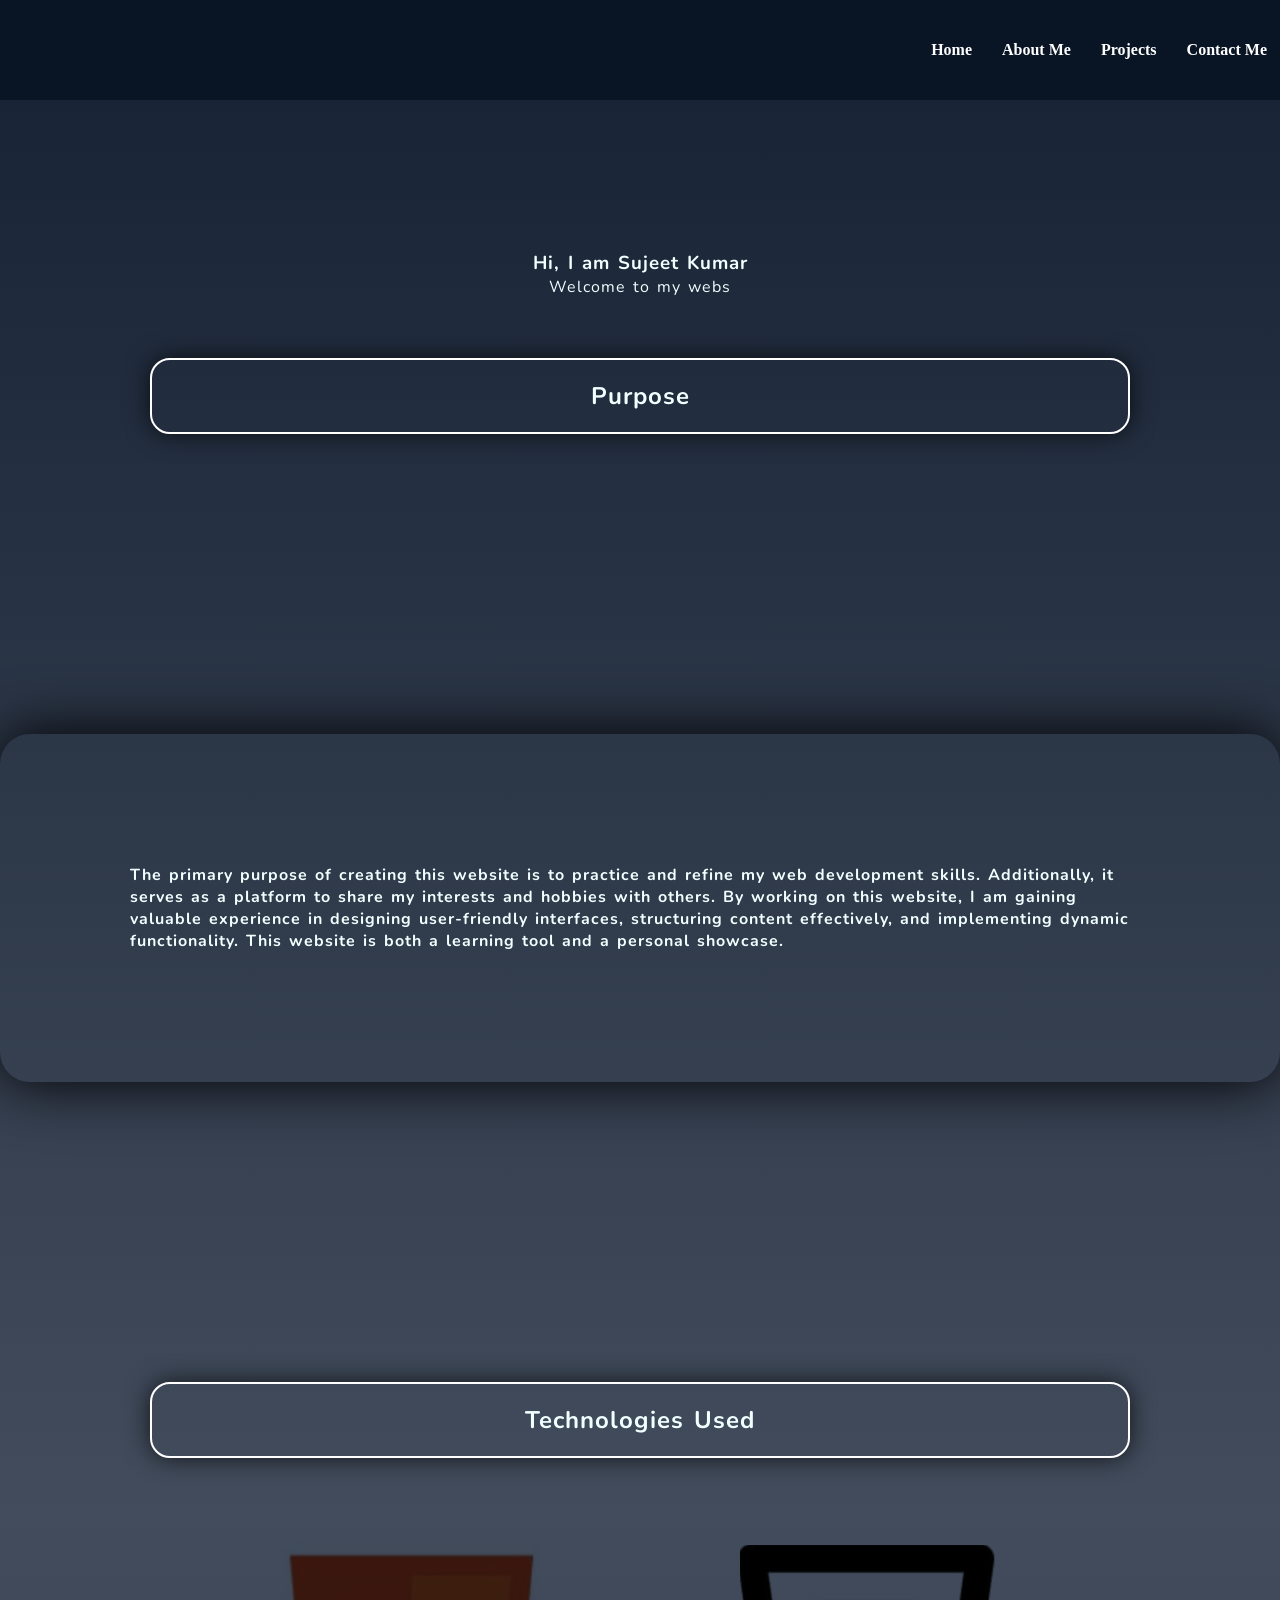
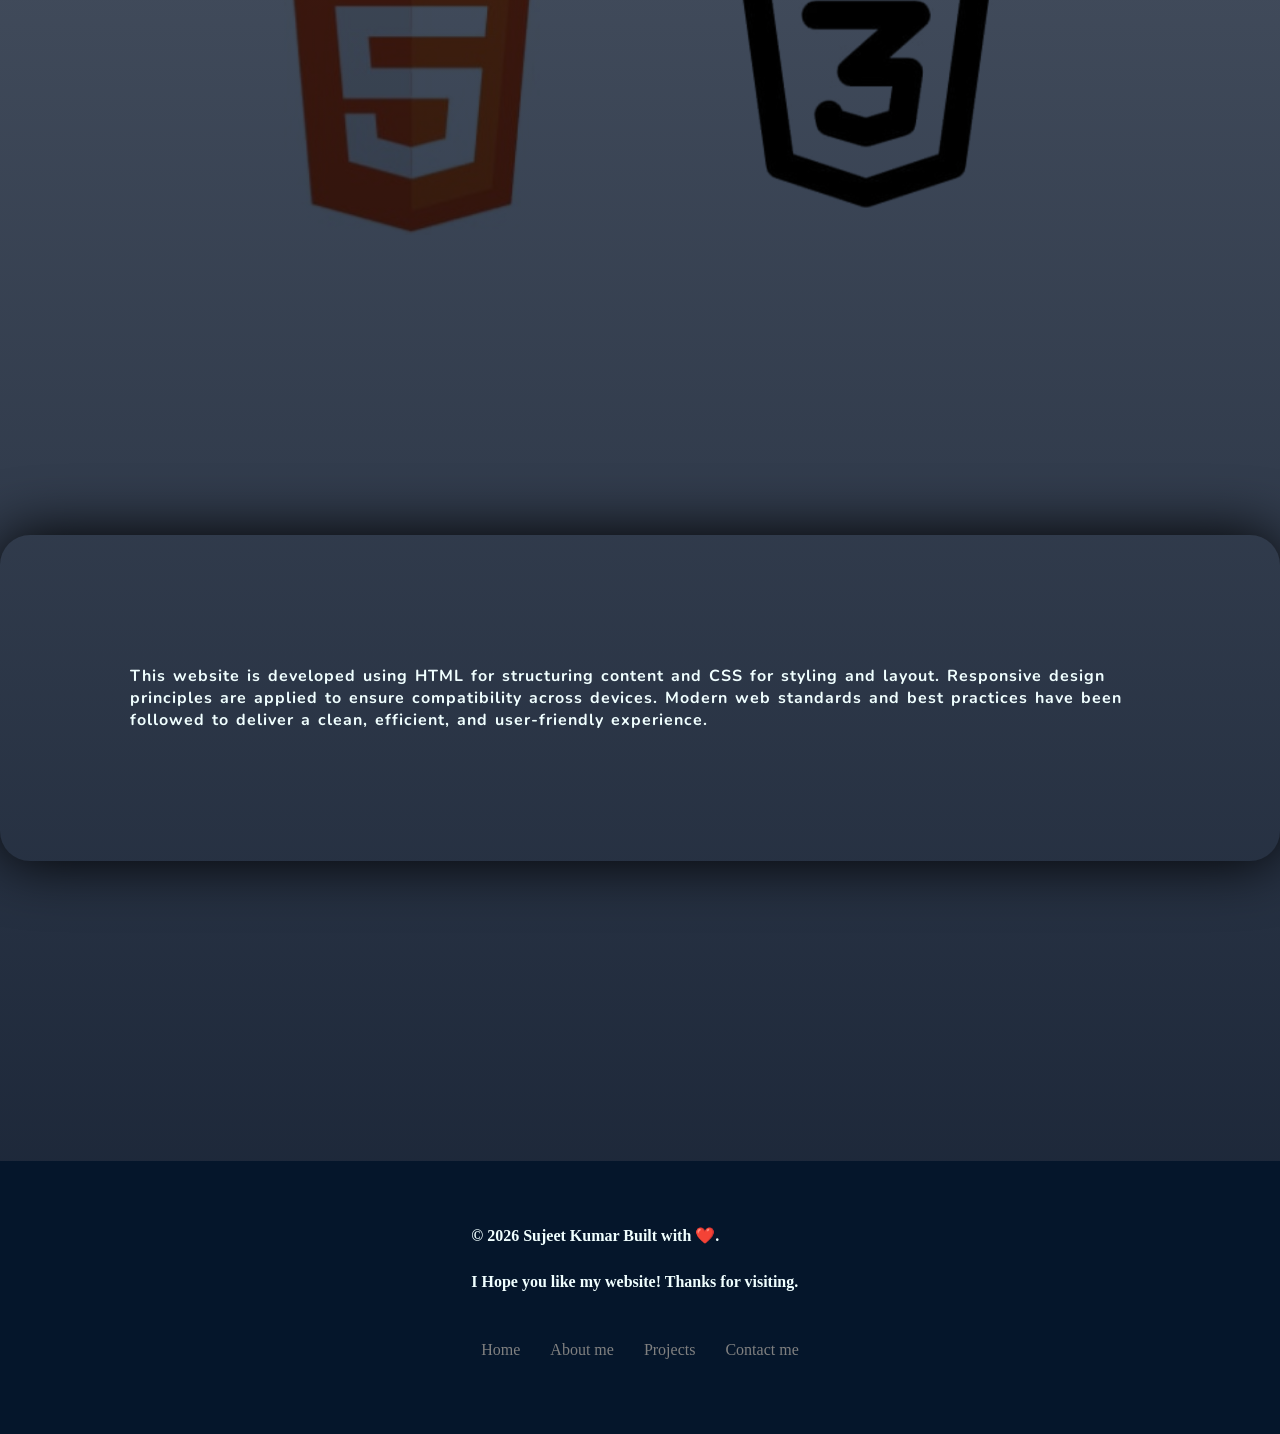
<file: index.html>
<!DOCTYPE html>
<html lang="en">

<head>
  <meta charset="UTF-8">
  <meta name="viewport" content="width=device-width, initial-scale=1.0">
  <meta name="description" content="Personal portfolio website showcasing my web development projects, skills, and experience in HTML, CSS, and JavaScript.">
  <title>My Portfolio | Web Developer</title>

  <link rel="stylesheet" href="style.css">
  <link href="https://fonts.googleapis.com/css2?family=Nunito&display=swap" rel="stylesheet">
</head>

<body>

  <!-- Header / Navigation -->
  <header>
    <div class="navi">
      <nav>
        <a href="index.html">Home</a>
        <a href="about.html">About Me</a>
        <a href="projects.html">Projects</a>
        <a href="contact.html">Contact Me</a>
      </nav>
    </div>
  </header>

  <!-- Main Content -->
  <main>
    <article>

      <!-- Introduction Section -->
      <section>
  <div class="introduction-home">

    
      <h1 id="hi">Hi, I am Sujeet Kumar</h1>
      <p id="para">
        <span id="type"></span>
      </p>
  </div>
</section>

<!-- JavaScript -->
<script>
document.addEventListener("DOMContentLoaded", function () {
  const texts = [
    "Welcome to my website! This website represents my first attempt at building a website.",
    "I am a Developer",
    "I am an Artist",
    "I am a Learner",
    "I am a Gamer"
  ];

  let count = 0;
  let index = 0;

  function type() {
    const currentText = texts[count];
    const letter = currentText.slice(0, ++index);

    document.getElementById("type").textContent = letter;

    if (letter.length === currentText.length) {
      count = (count + 1) % texts.length;
      index = 0;
      setTimeout(type, 1000);
    } else {
      setTimeout(type, 100);
    }
  }

  type();
});
</script>

      <!-- Purpose Section -->
      <section>
        <div class="middle-part">
          <h2 class="head">Purpose</h2>
          <p>
            The primary purpose of creating this website is to practice and refine my web development skills. Additionally, it serves as a platform to share my interests and hobbies with others. By working on this website, I am gaining valuable experience in designing user-friendly interfaces, structuring content effectively, and implementing dynamic functionality. This website is both a learning tool and a personal showcase.
          </p>
        </div>
      </section>

      <!-- Technologies Used Section -->
      <section>
        <div class="middle-part">
          <h2 class="head">Technologies Used</h2>

          <div class="image-container">
            <img src="html.jpg" alt="HTML Logo" class="im">
            <img src="css.jpg" alt="CSS Logo" class="im">
          </div>

          <p>
            This website is developed using HTML for structuring content and CSS for styling and layout. Responsive design principles are applied to ensure compatibility across devices. Modern web standards and best practices have been followed to deliver a clean, efficient, and user-friendly experience.
          </p>
        </div>
      </section>

    </article>
  </main>

  <!--footer-->
  <div class="foot">
  <footer>
    <p class="msg"> © 2026 Sujeet Kumar Built with ❤️. </p> <br>
    <p class="msg"> I Hope you like my website! Thanks for visiting.</p>
    <div class="na">
      <a href="index.html" class="pad">Home</a>
      <a href="about.html" class="pad">About me</a>
      <a href="projects.html" class="pad">Projects</a>
      <a href="contact.html" class="pad">Contact me</a>
    </div>
  </footer>
  </div>
</body>
</html>
</file>
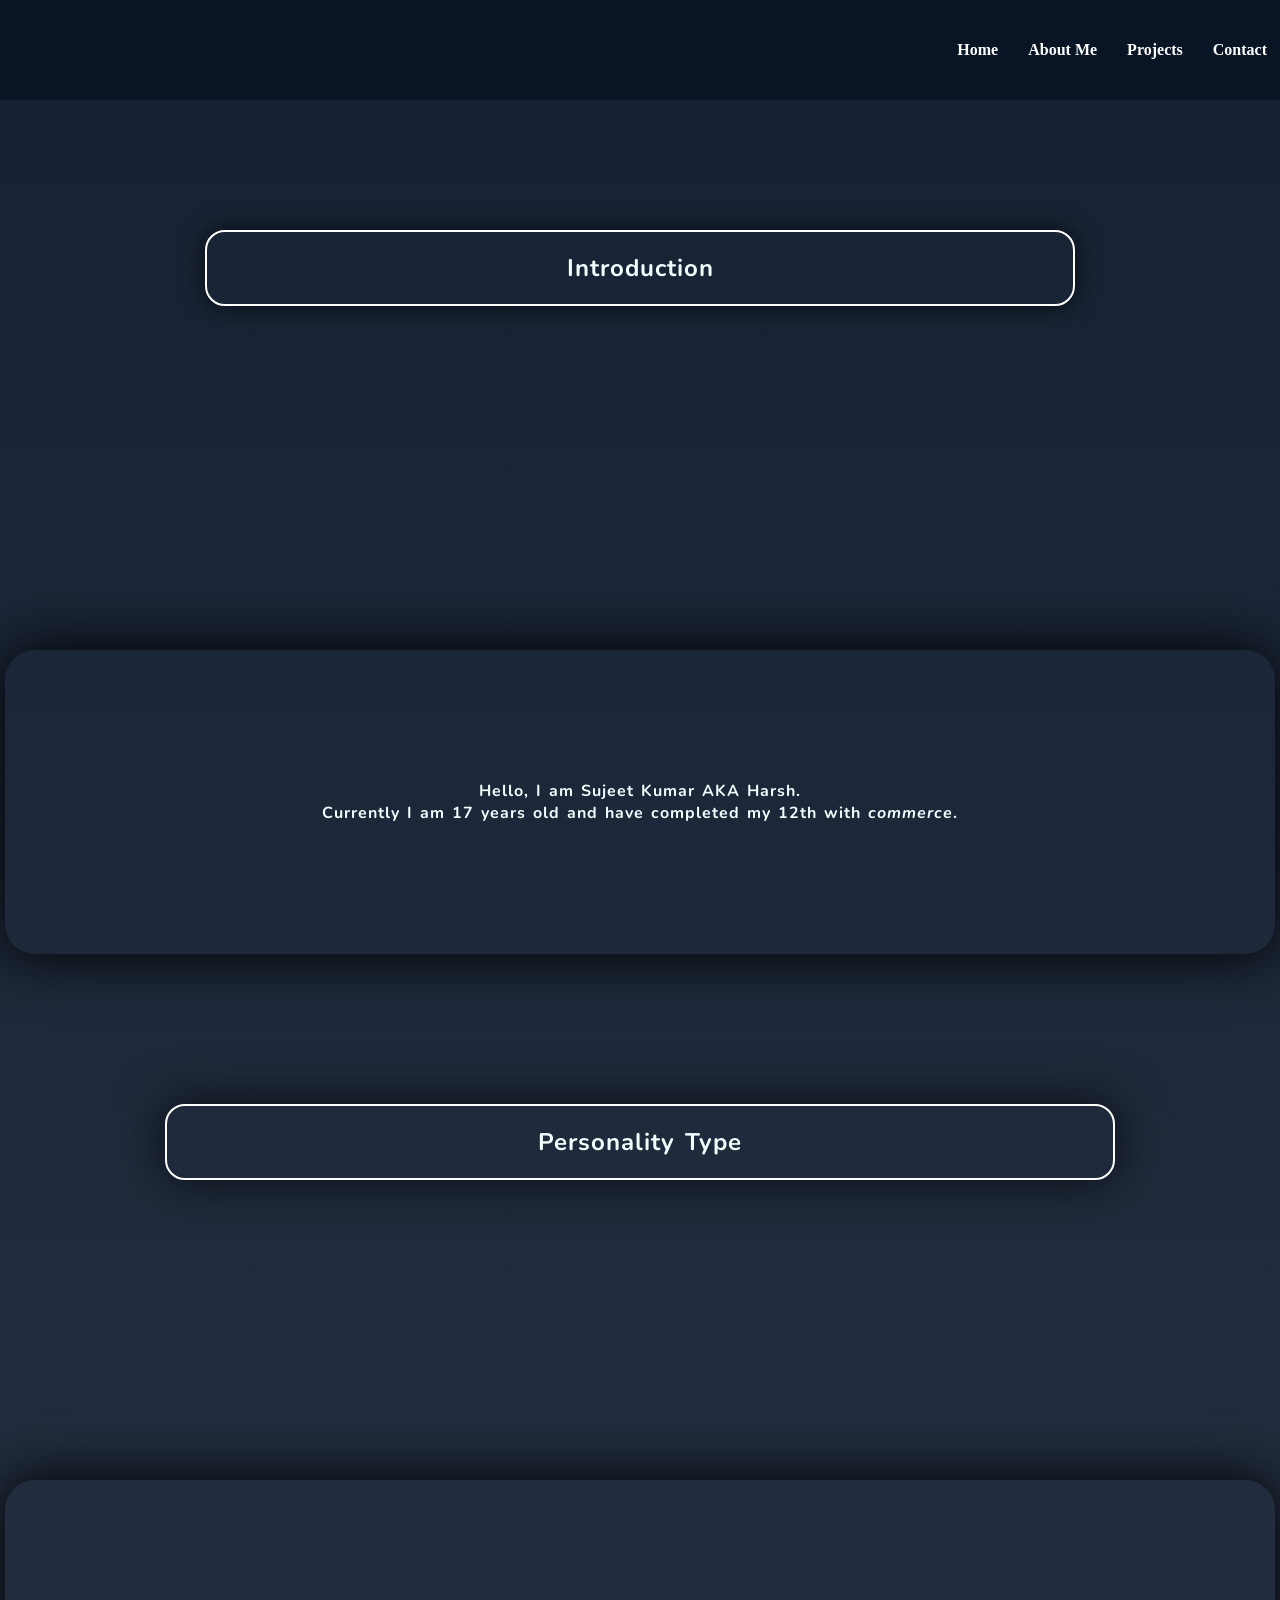
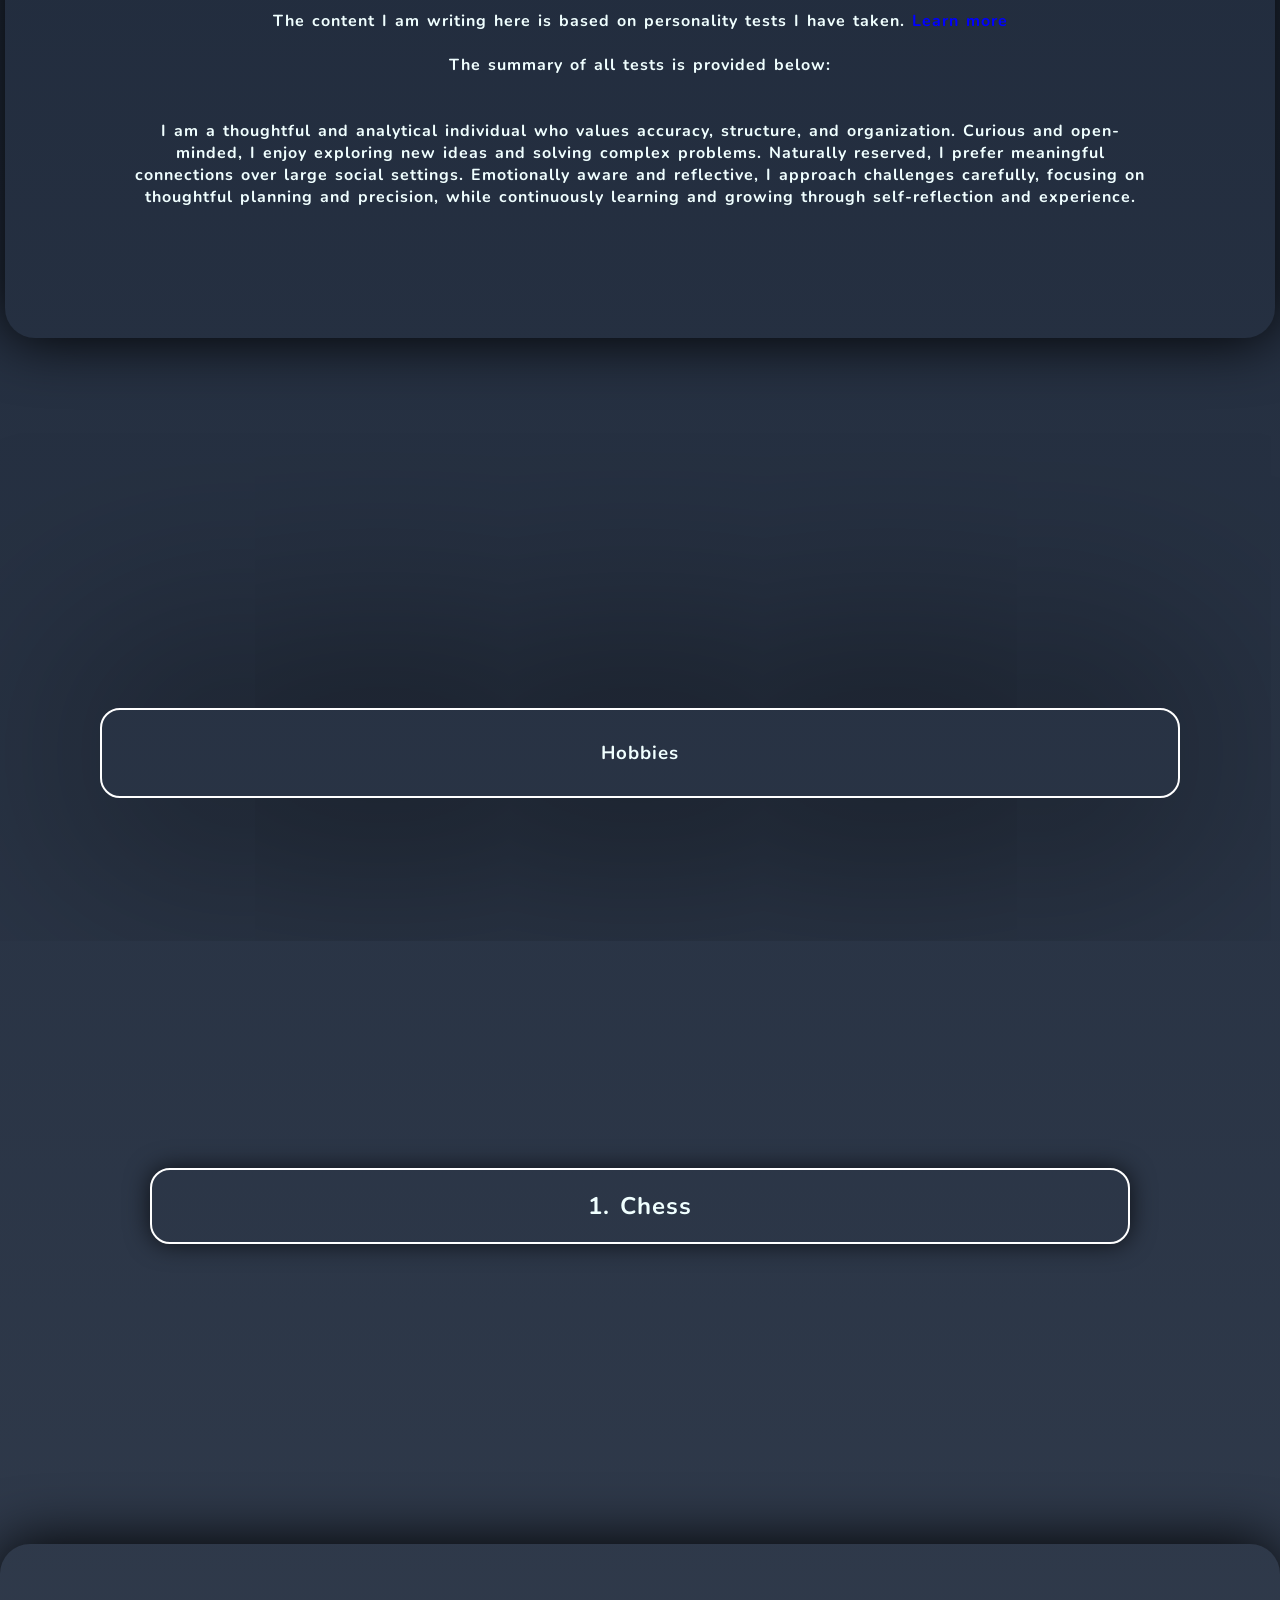
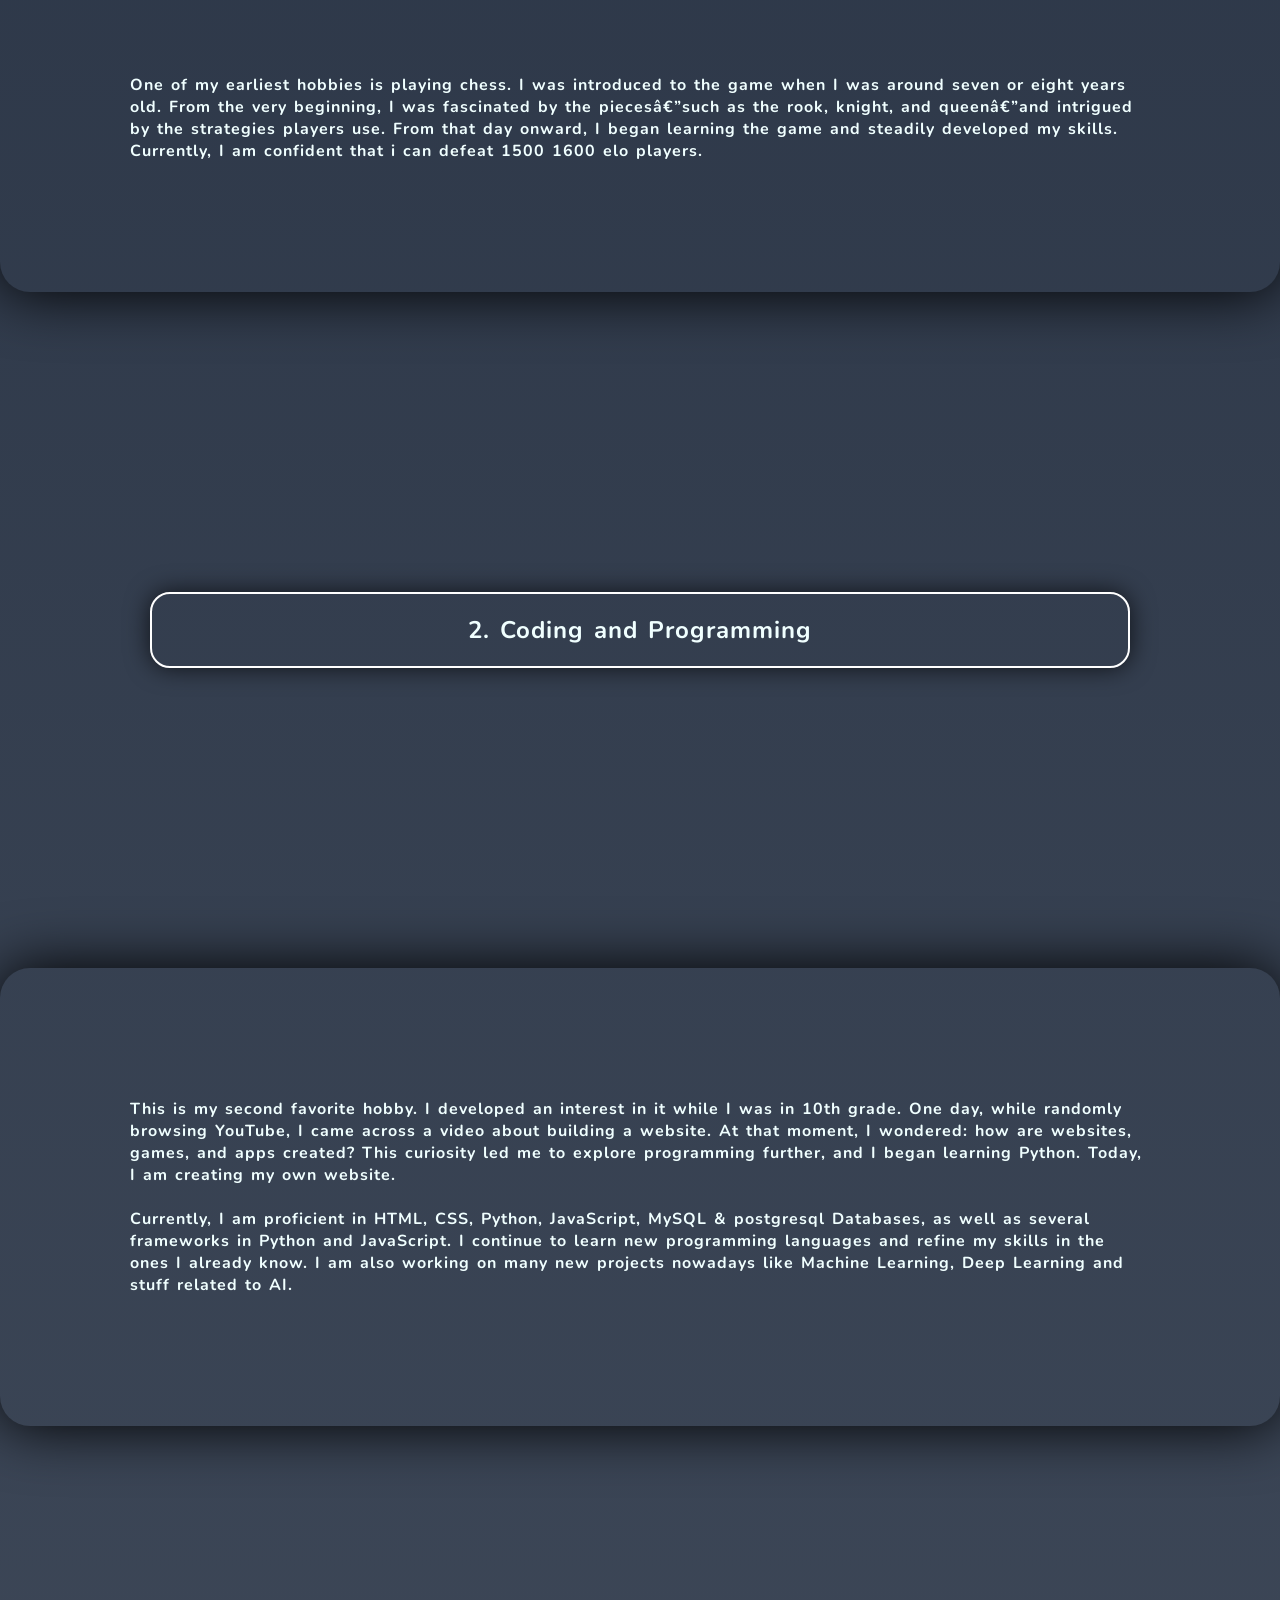
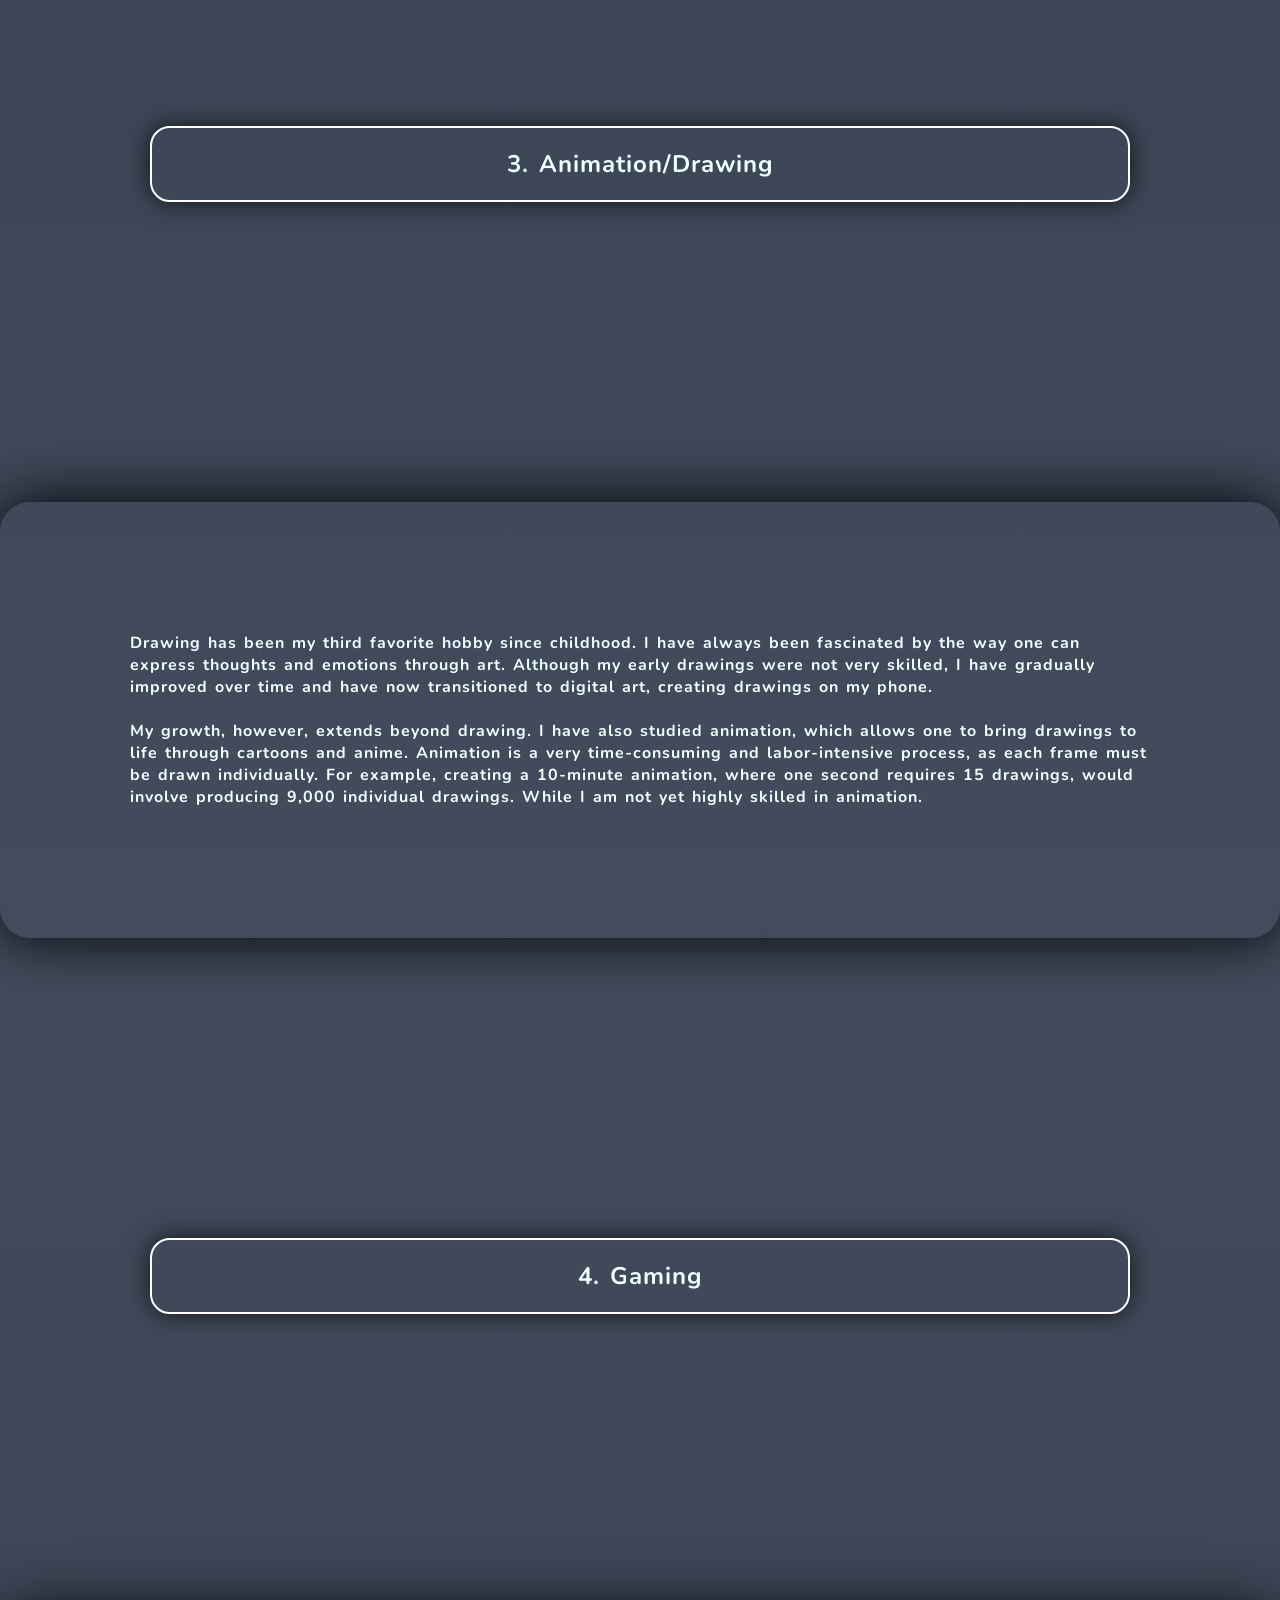
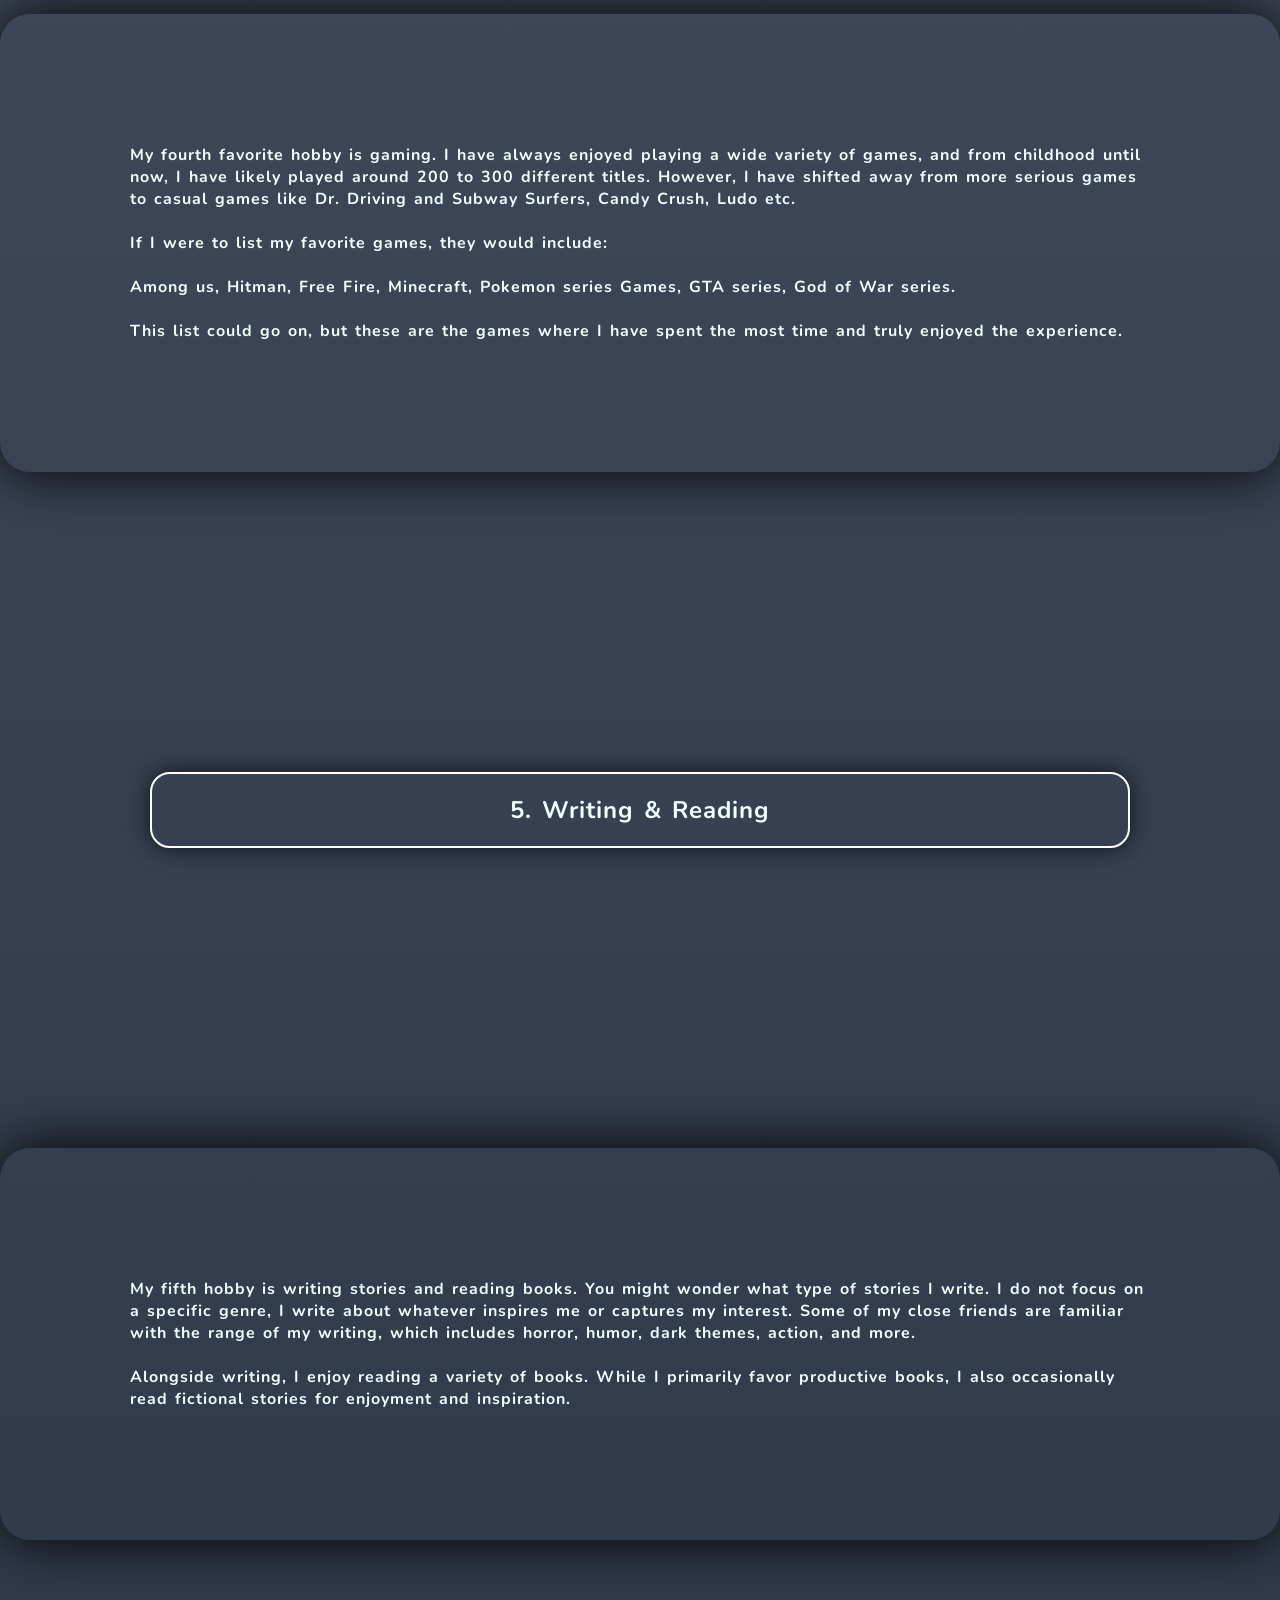
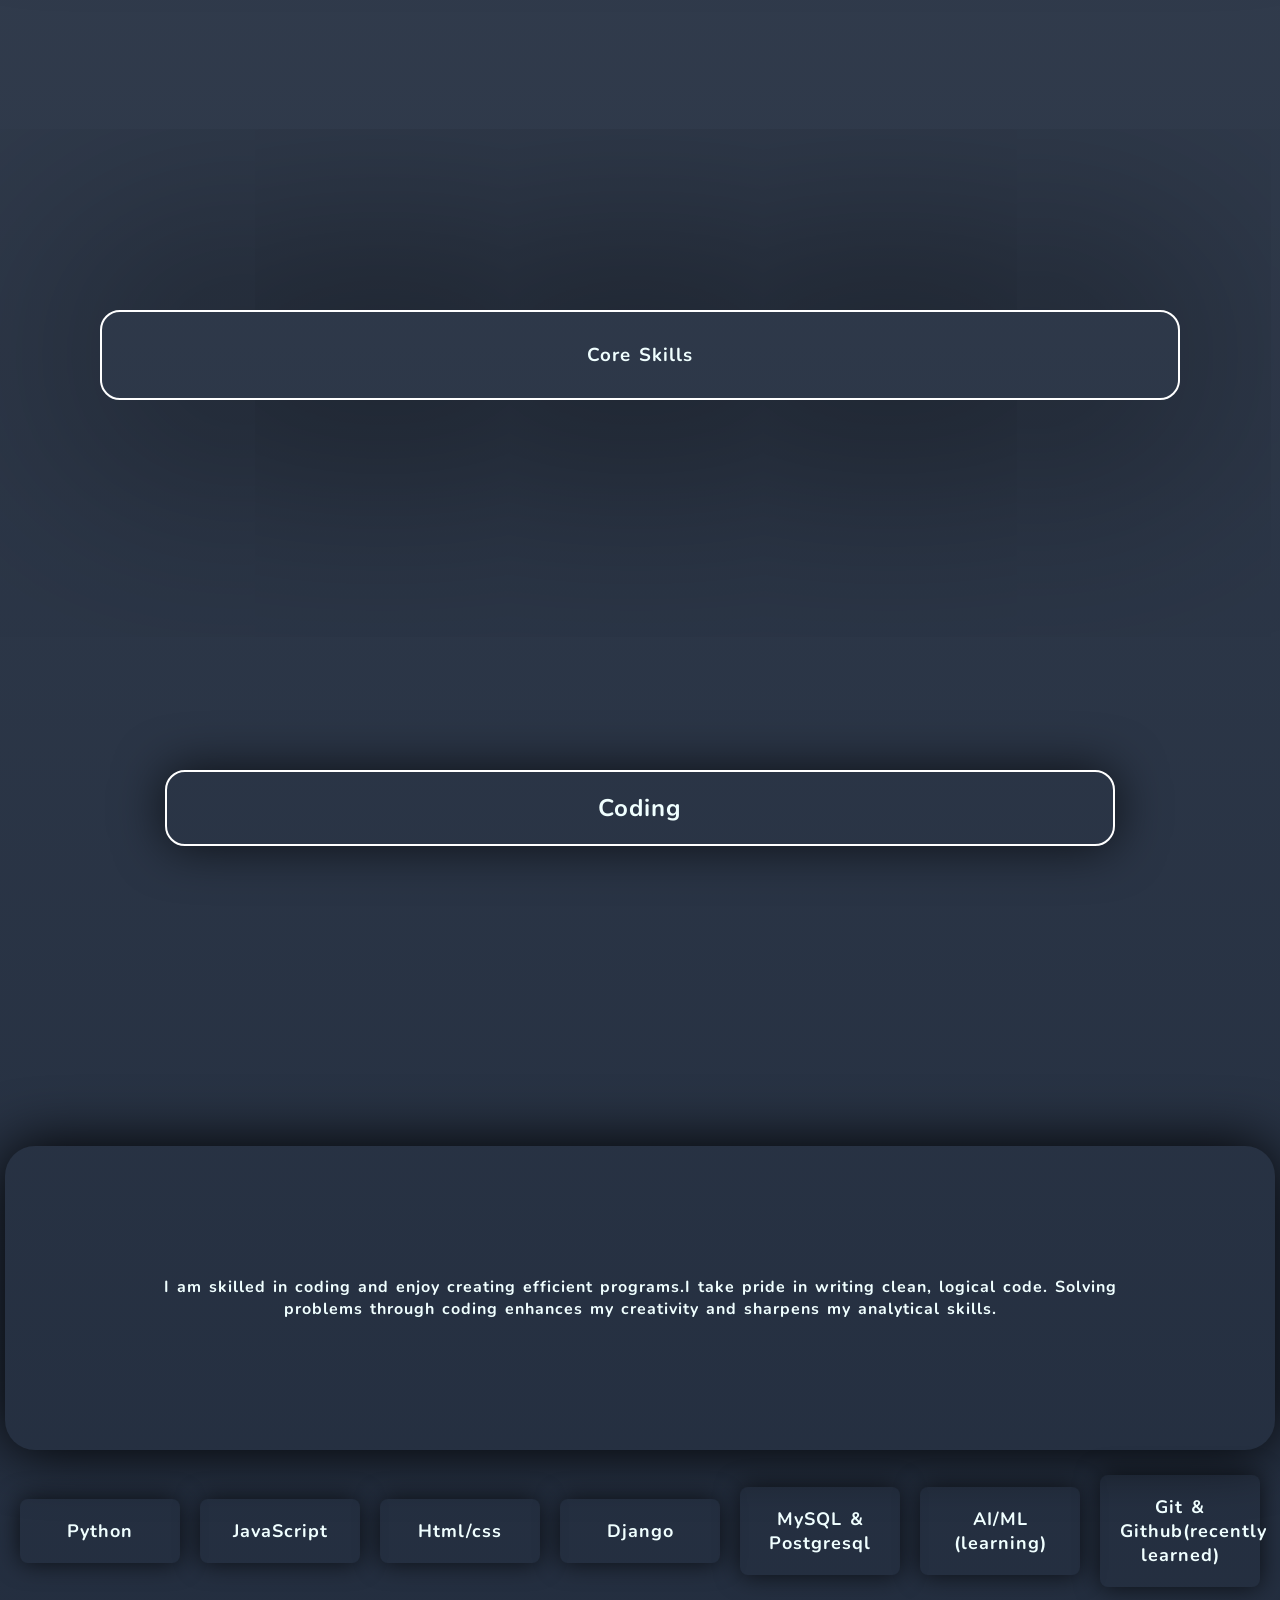
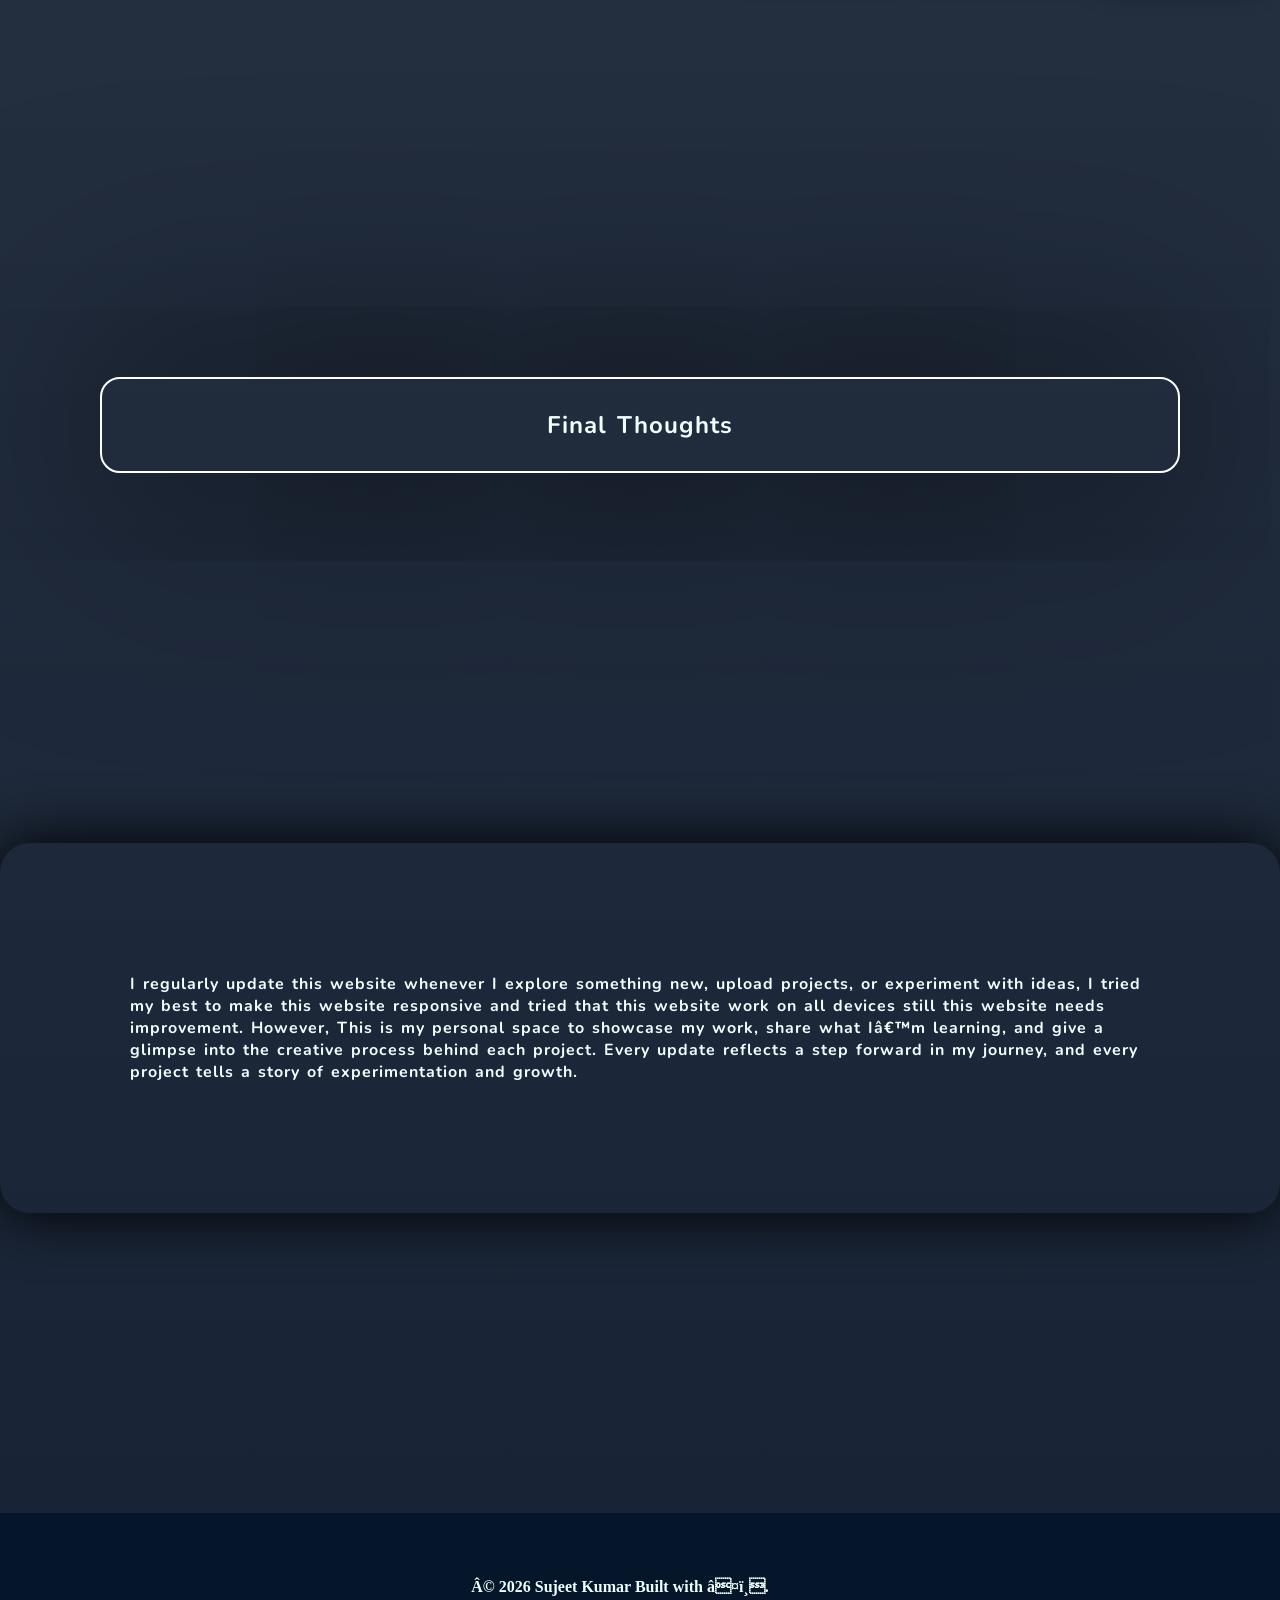
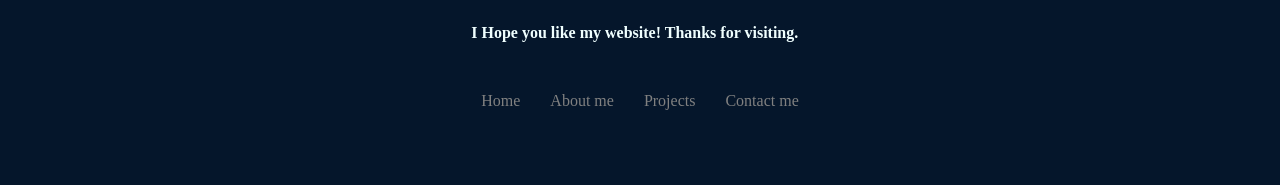
<file: about.html>
<!DOCTYPE html>

<html>
<head>
  <meta charset=UTF-8">
  <meta name="viewport" content="width=device-width, initial-scale=1.0">
  <meta name="description" content="About me page of my portfolio website. Learn more about my skills, experience, and journey as a web developer.">
  <link rel="stylesheet" href="style.css"/>
  <link href="https://fonts.googleapis.com/css2?family=Nunito&display=swap" rel="stylesheet">
  <title>About Me | My Portfolio</title>
</head>
<body>
  
  <!-- Nav -->
  <header>
  <div class="navi">
    <nav>
      <a href= "index.html">Home</a>
      <a href="about.html">About Me</a>
      <a href="projects.html">Projects</a>
      <a href="contact.html">Contact</a>
    </nav>
  </div>
  </header>
  
  <!-- intro -->
  <main>
  <article>
    <section>
     
  <div class="container">
    <h2 class="introduction-about">Introduction</h2>
    
    <br> <br>
    
    <p>
      Hello, I am <strong>Sujeet Kumar</strong> AKA Harsh.<br>
      Currently I am <strong>17 years old</strong> and have completed my 12th with <i>commerce</i>.
    </p>
  </div>
    </section>
  <section>
  <!-- mid -->
  <div class="container">
    <h2 class="head1">Personality Type</h2>
    <p>
      The content I am writing here is based on personality tests I have taken. <a href="learn.html" target="_blank" class="lea">Learn more</a>
    <br> <br>
      The summary of all tests is provided below:
      <br> <br> <br>
      I am a thoughtful and analytical individual who values accuracy, structure, and organization. Curious and open-minded, I enjoy exploring new ideas and solving complex problems. Naturally reserved, I prefer meaningful connections over large social settings. Emotionally aware and reflective, I approach challenges carefully, focusing on thoughtful planning and precision, while continuously learning and growing through self-reflection and experience.
    </p>
  </div>
  </section>
    <section>
  <h1 class="head2">Hobbies</h1>
    </section>
  <section>
  <div class="middle-part">
    <h2 class="head">1. Chess</h2>
    <p>
      One of my earliest hobbies is playing chess. I was introduced to the game when I was around seven or eight years old. From the very beginning, I was fascinated by the pieces—such as the rook, knight, and queen—and intrigued by the strategies players use. 
      From that day onward, I began learning the game and steadily developed my skills. Currently, I am confident that i can defeat 1500 1600 elo players.
    </p>
  </div>
  </section>
    <section>
  <div class="middle-part">
    <h2 class="head">2. Coding and Programming</h2>
    <p>
      This is my second favorite hobby. I developed an interest in it while I was in 10th grade. One day, while randomly browsing YouTube, I came across a video about building a website. 
      At that moment, I wondered: how are websites, games, and apps created? This curiosity led me to explore programming further, and I began learning Python. Today, I am creating my own website.<br><br>
      Currently, I am proficient in HTML, CSS, Python, JavaScript, MySQL & postgresql Databases, as well as several frameworks in Python and JavaScript. 
      I continue to learn new programming languages and refine my skills in the ones I already know. I am also working on many new projects nowadays like Machine Learning, Deep Learning and stuff related to AI.
    </p>
  </div>
    </section>
<section>
  <div class="middle-part">
    <h2 class="head">3. Animation/Drawing</h2>
    <p>
      Drawing has been my third favorite hobby since childhood. I have always been fascinated by the way one can express thoughts and emotions through art. 
      Although my early drawings were not very skilled, I have gradually improved over time and have now transitioned to digital art, creating drawings on my phone.<br><br>
      My growth, however, extends beyond drawing. I have also studied animation, which allows one to bring drawings to life through cartoons and anime. 
      Animation is a very time-consuming and labor-intensive process, as each frame must be drawn individually. For example, creating a 10-minute animation, where one second requires 15 drawings, would involve producing 9,000 individual drawings. 
      While I am not yet highly skilled in animation.
    </p>
  </div>
</section>
    <section>
  <div class="middle-part">
    <h2 class="head">4. Gaming</h2>
    <p>
      My fourth favorite hobby is gaming. I have always enjoyed playing a wide variety of games, and from childhood until now, I have likely played around 200 to 300 different titles. 
      However, I have shifted away from more serious games to casual games like Dr. Driving and Subway Surfers, Candy Crush, Ludo etc.<br><br>
      If I were to list my favorite games, they would include: <br> <br>
      Among us, Hitman, Free Fire, Minecraft, Pokemon series Games, GTA series, God of War series. <br> <br>
      This list could go on, but these are the games where I have spent the most time and truly enjoyed the experience.
    </p>
  </div>
    </section>
    <section>
  <div class="middle-part">
    <h2 class="head">5. Writing & Reading</h2>
    <p>
      My fifth hobby is writing stories and reading books. You might wonder what type of stories I write. I do not focus on a specific genre, I write about whatever inspires me or captures my interest. 
      Some of my close friends are familiar with the range of my writing, which includes horror, humor, dark themes, action, and more.<br><br>
      Alongside writing, I enjoy reading a variety of books. While I primarily favor productive books, I also occasionally read fictional stories for enjoyment and inspiration.
    </p>
  </div>
    </section>
  </article>
  
  <article>
  <!--Skills-->
  <section>
  <h1 class="head2">Core Skills</h1>
  </section>
    <section>
  <div class="container">
    <h2 class="head1">Coding</h2>
    <p>I am skilled in coding and enjoy creating efficient programs.I take pride in writing clean, logical code. Solving problems through coding enhances my creativity and sharpens my analytical skills.
    </p>
  </div>
    </section>
    <section>
  <div id="skills">
    <div class="card">
      <h2 class="skil">Python</h2>
    </div>
    <div class="card">
      <h2 class="skil">JavaScript</h2>
    </div>
    <div class="card">
      <h2 class="skil">Html/css</h2>
    </div>
    <div class="card">
      <h2 class="skil">Django</h2>
    </div>
    <div class="card">
      <h2 class="skil">MySQL & Postgresql</h2>
    </div>
    <div class="card">
      <h2 class="skil">AI/ML (learning)</h2>
    </div>
    <div class="card">
      <h2 class="skil">Git & Github(recently learned)</h2>
    </div>
  </div>
    </section>
    
    <section>
        <h2 class="head2">Final Thoughts</h2>
      <div class="middle-part">
        <p>
          I regularly update this website whenever I explore something new, upload projects, or experiment with ideas, I tried my best to make this website responsive and tried that this website work on all devices still this website needs improvement. However, This is my personal space to showcase my work, share what I’m learning, and give a glimpse into the creative process behind each project. Every update reflects a step forward in my journey, and every project tells a story of experimentation and growth.
        </p>
      </div>
    </section>
    
  </article>
</main>
  
     <!--footer-->
  <div class="foot">
  <footer>
    <p class="msg"> © 2026 Sujeet Kumar Built with ❤️. </p> <br>
    <p class="msg"> I Hope you like my website! Thanks for visiting.</p>
    <div class="na">
      <a href="index.html" class="pad">Home</a>
      <a href="about.html" class="pad">About me</a>
      <a href="projects.html" class="pad">Projects</a>
      <a href="contact.html" class="pad">Contact me</a>
    </div>
  </footer>
  </div>
  
</body>
</html>
</file>
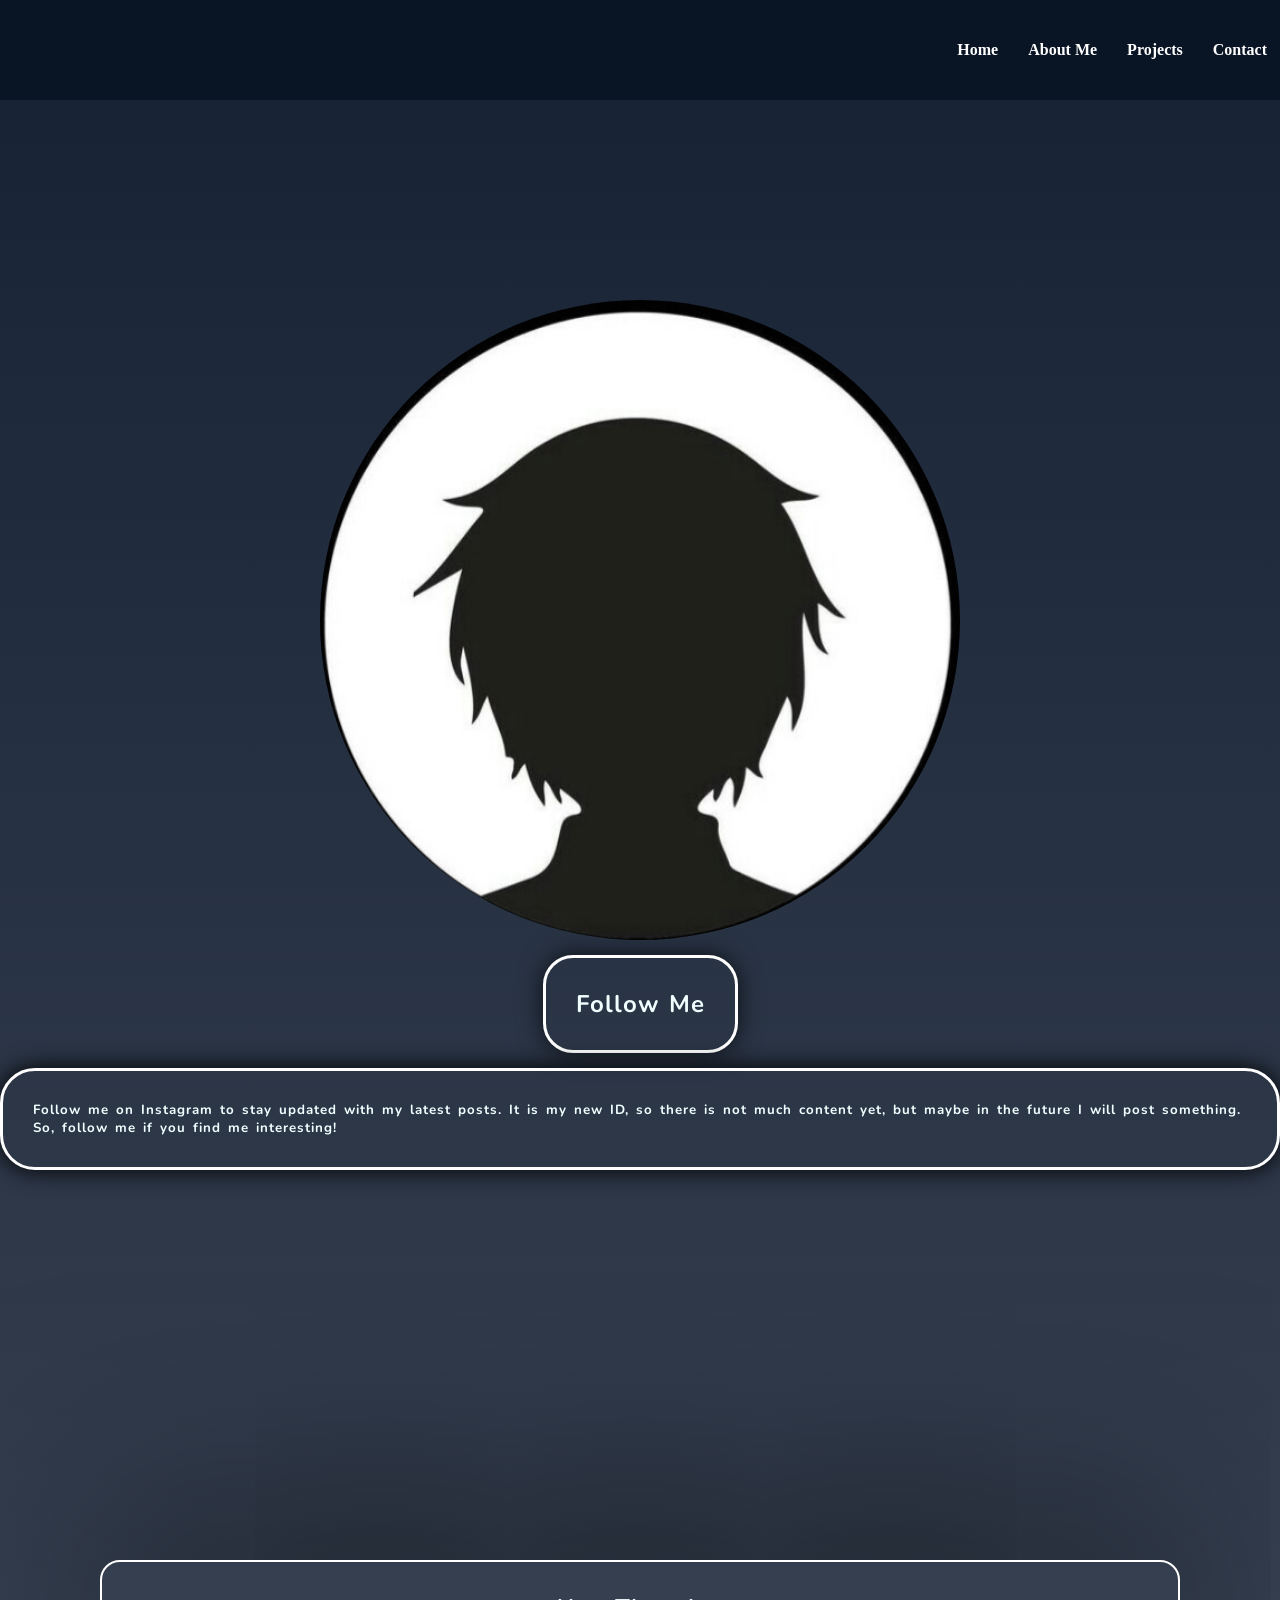
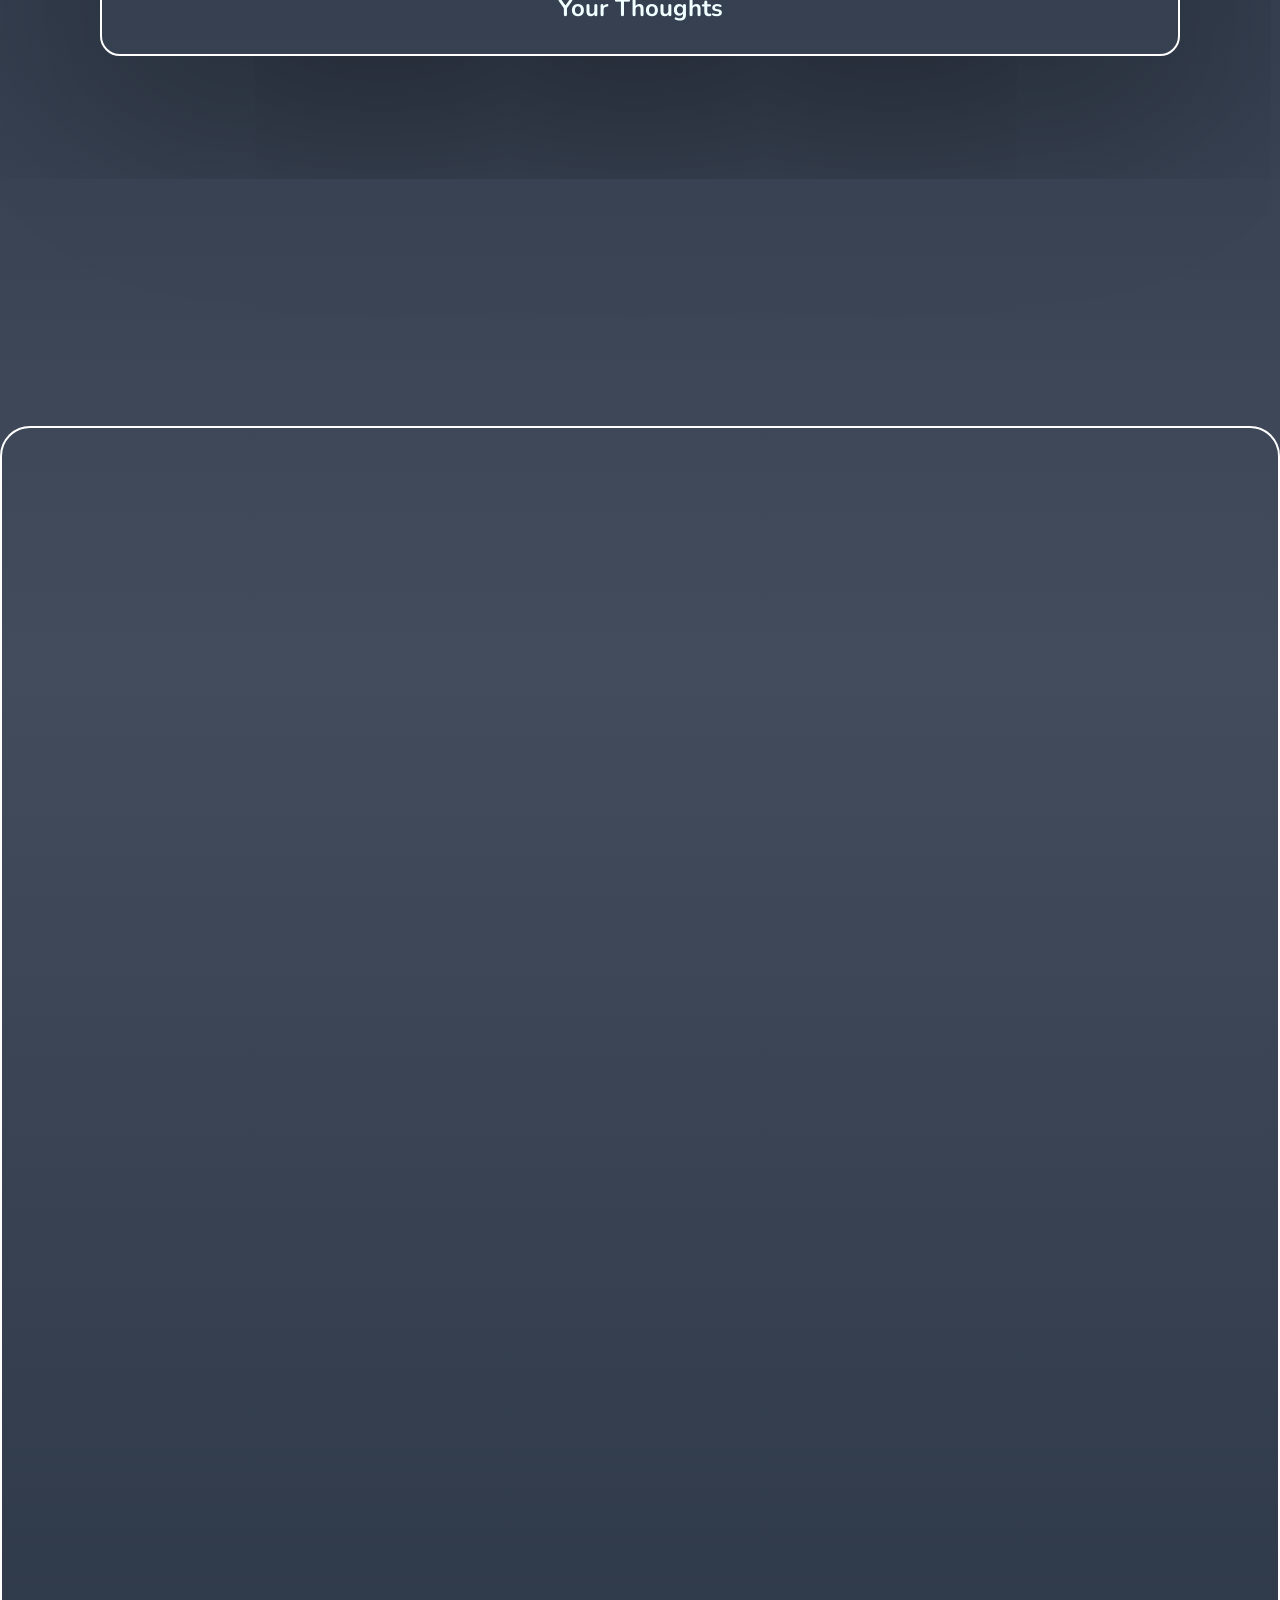
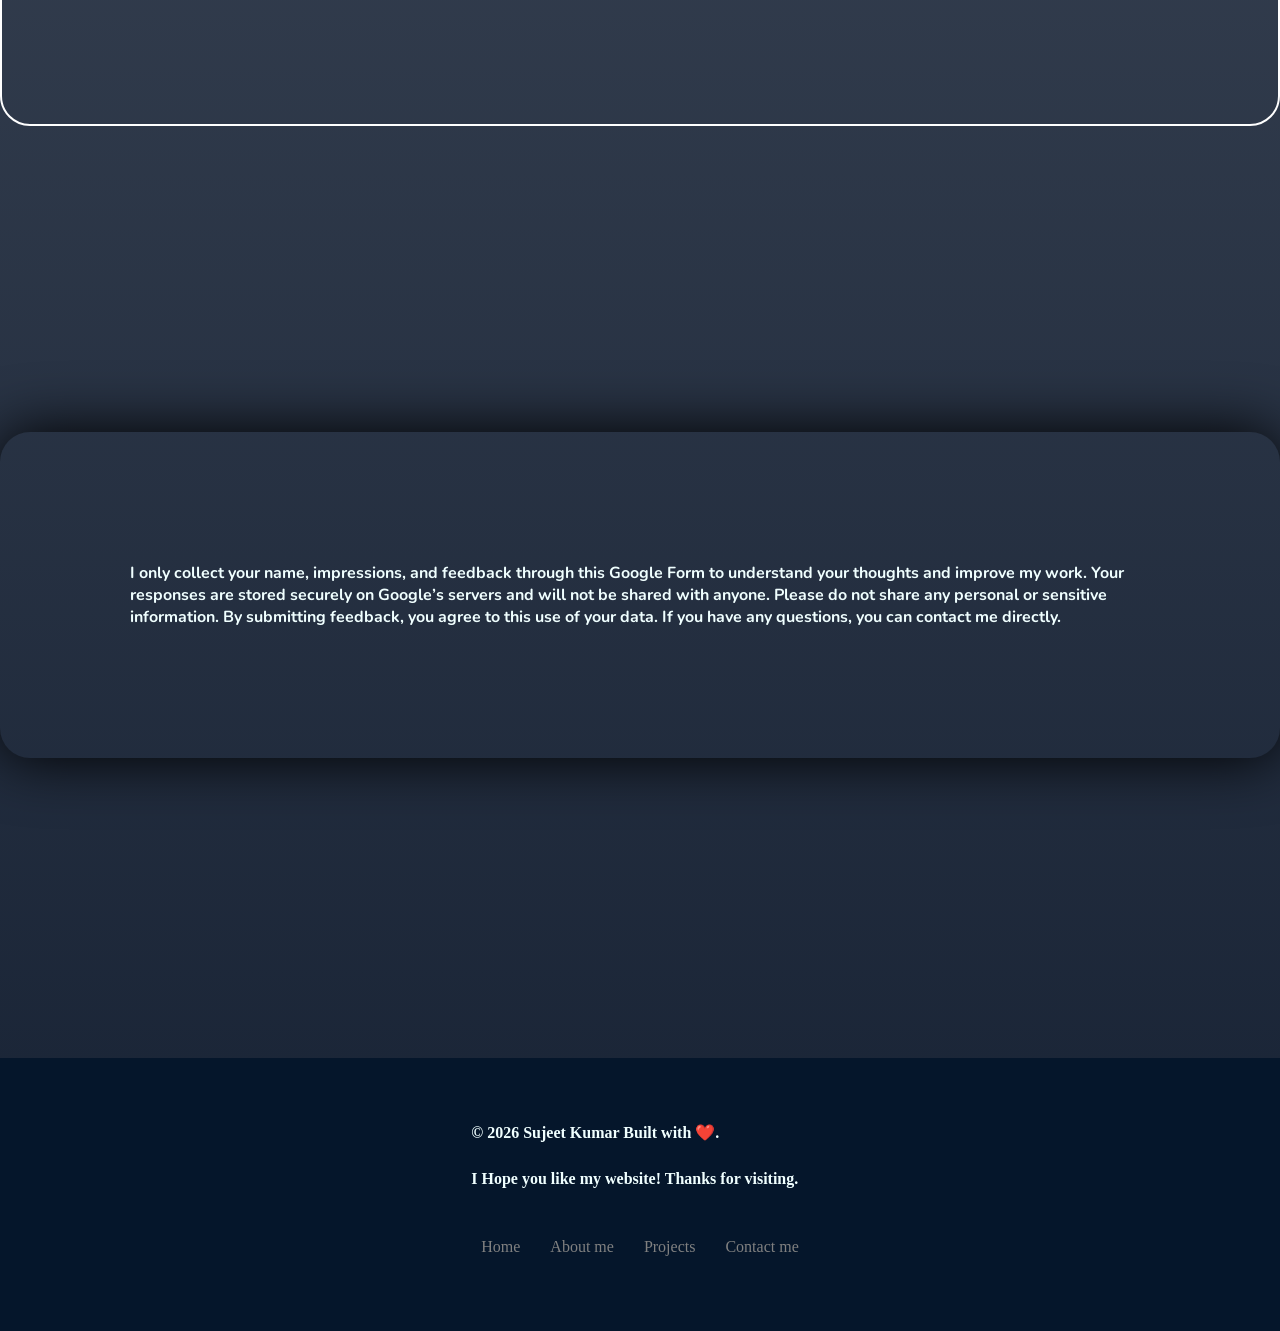
<file: contact.html>
<!DOCTYPE html>
<html lang="en">

<head>
  <meta charset="UTF-8">
  <meta name="viewport" content="width=device-width, initial-scale=1.0">
  <meta name="description" content="Contact page of my portfolio website. Get in touch with me for collaboration, project work, or any opportunities.">
  <title>Contact | My Portfolio</title>

  <link rel="stylesheet" href="style.css">
  <link href="https://fonts.googleapis.com/css2?family=Nunito&display=swap" rel="stylesheet">
</head>

<body>

  <!-- Navigation -->
  <header>
    <div class="navi">
      <nav>
        <a href="index.html">Home</a>
        <a href="about.html">About Me</a>
        <a href="projects.html">Projects</a>
        <a href="contact.html">Contact</a>
      </nav>
    </div>
  </header>

  <!-- Main Content -->
  <main>
    <article>

      <!-- Profile Section -->
      <section>
        <div class="image-container">
          <img src="Pic.jpg" alt="Profile Pic" class="pic">
        </div>

        <div id="insta">
          <a href="https://www.instagram.com/prefix_19?igsh=ZGUzMzM3NWJiOQ==" target="_blank" class="lea">
            <h2 id="fol">Follow Me</h2>
          </a>

          <small id="pa">
            Follow me on Instagram to stay updated with my latest posts. It is my new ID, so there is not much content yet, but maybe in the future I will post something. So, follow me if you find me interesting!
          </small>
        </div>
      </section>

    </article>
  </main>

  <!-- Feedback Section -->
  <section>
    <h1 class="head2">Your Thoughts</h1>
  </section>

  <section>
    <iframe
      src="https://docs.google.com/forms/d/e/1FAIpQLSdLPKHwj_M8gL3kSAyHMnkqzsKTwZfMEzeNQCXrJOV2JMcNEQ/viewform?embedded=true"
      class="form">
      Loading…
    </iframe>

    <div class="middle-part">
      <p>
        I only collect your name, impressions, and feedback through this Google Form to understand your thoughts and improve my work. Your responses are stored securely on Google’s servers and will not be shared with anyone. Please do not share any personal or sensitive information. By submitting feedback, you agree to this use of your data. If you have any questions, you can contact me directly.
      </p>
    </div>
  </section>

    <!--footer-->
  <div class="foot">
  <footer>
    <p class="msg"> © 2026 Sujeet Kumar Built with ❤️. </p> <br>
    <p class="msg"> I Hope you like my website! Thanks for visiting.</p>
    <div class="na">
      <a href="index.html" class="pad">Home</a>
      <a href="about.html" class="pad">About me</a>
      <a href="projects.html" class="pad">Projects</a>
      <a href="contact.html" class="pad">Contact me</a>
    </div>
  </footer>
  </div>
  
</body>
</html>
</file>
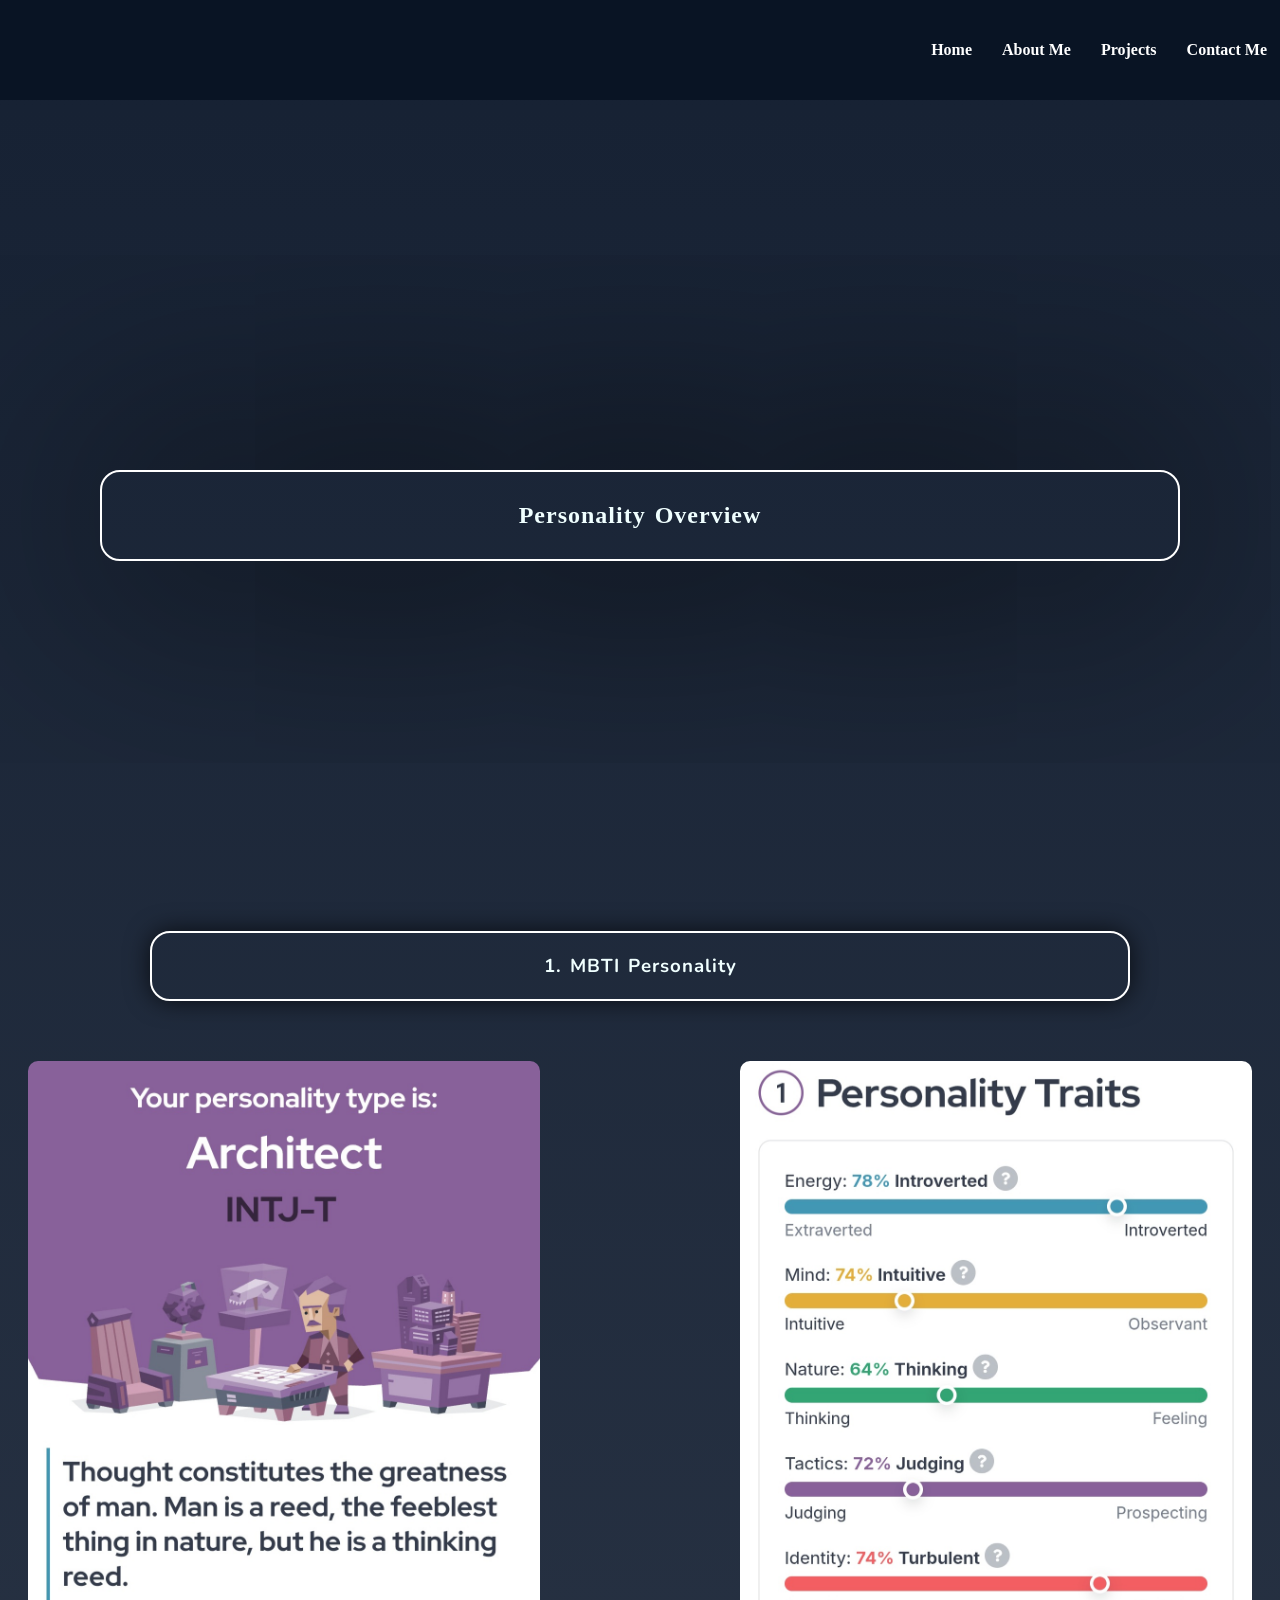
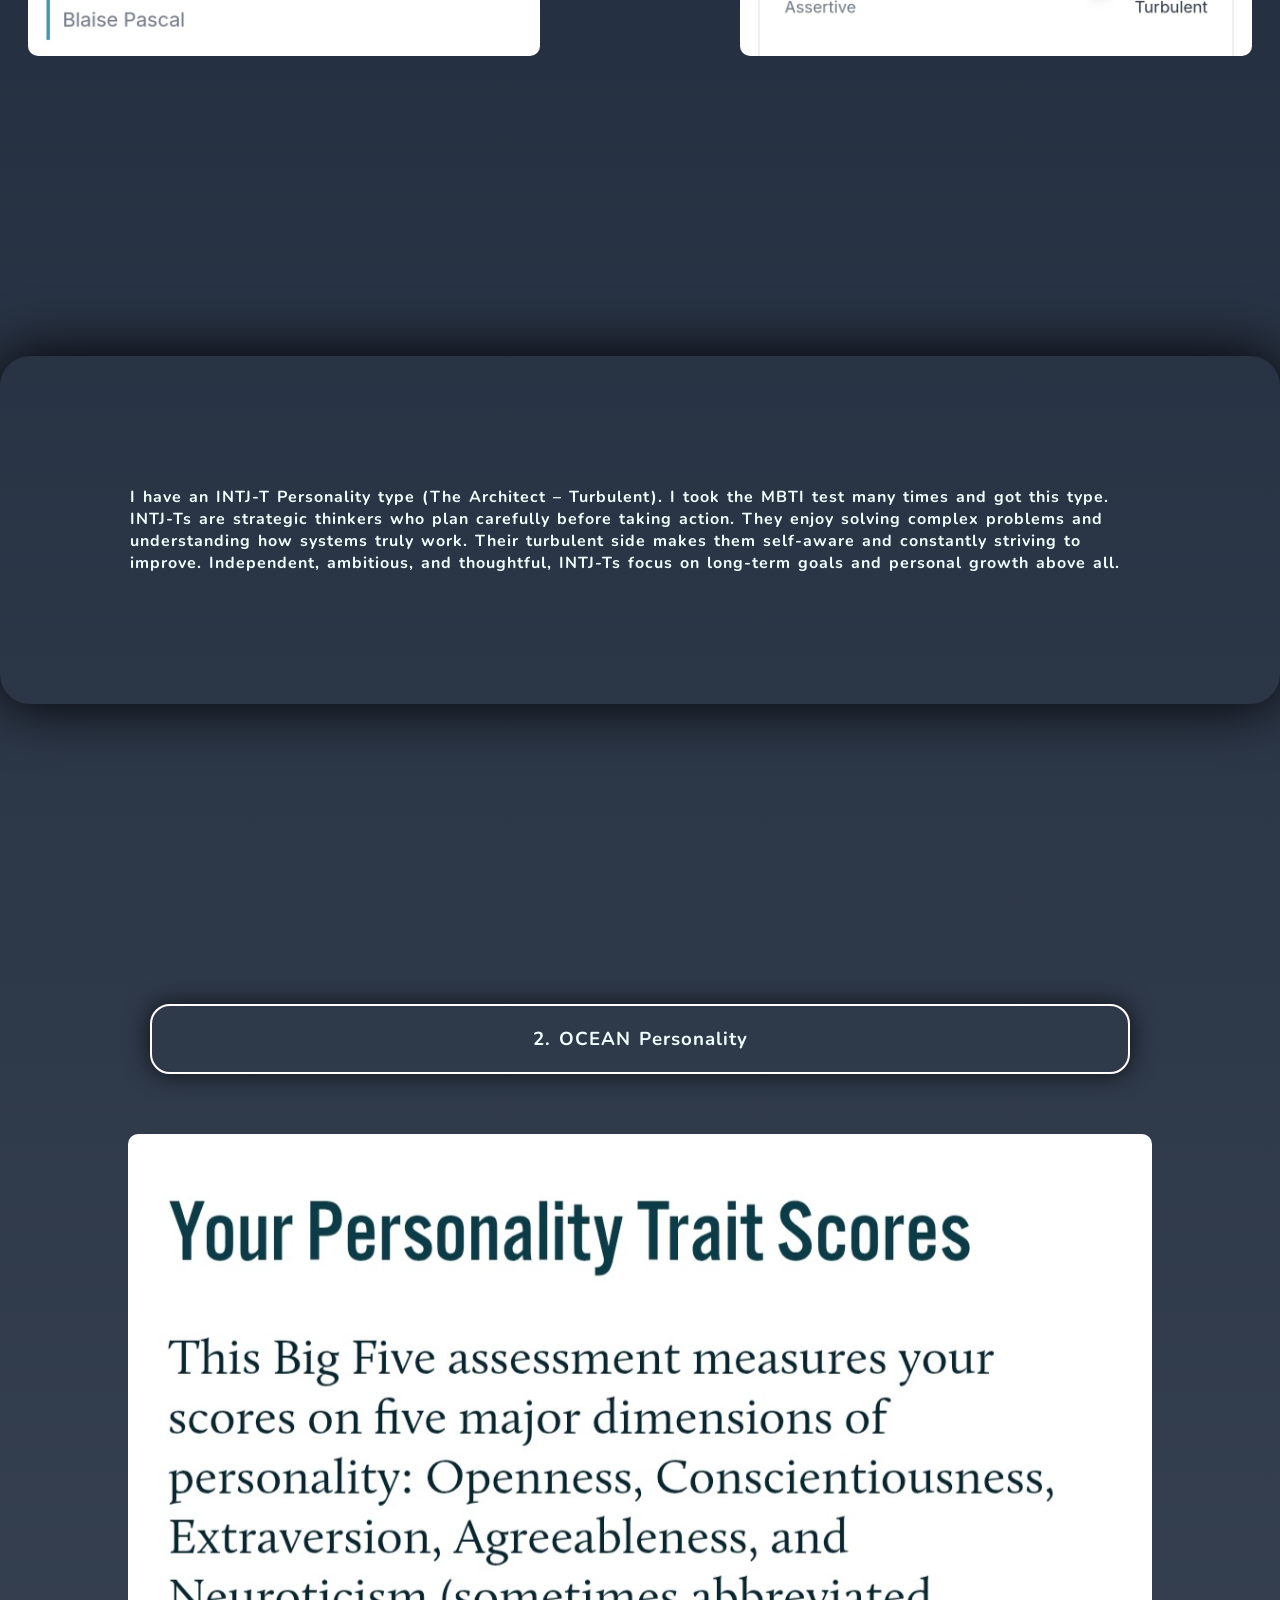
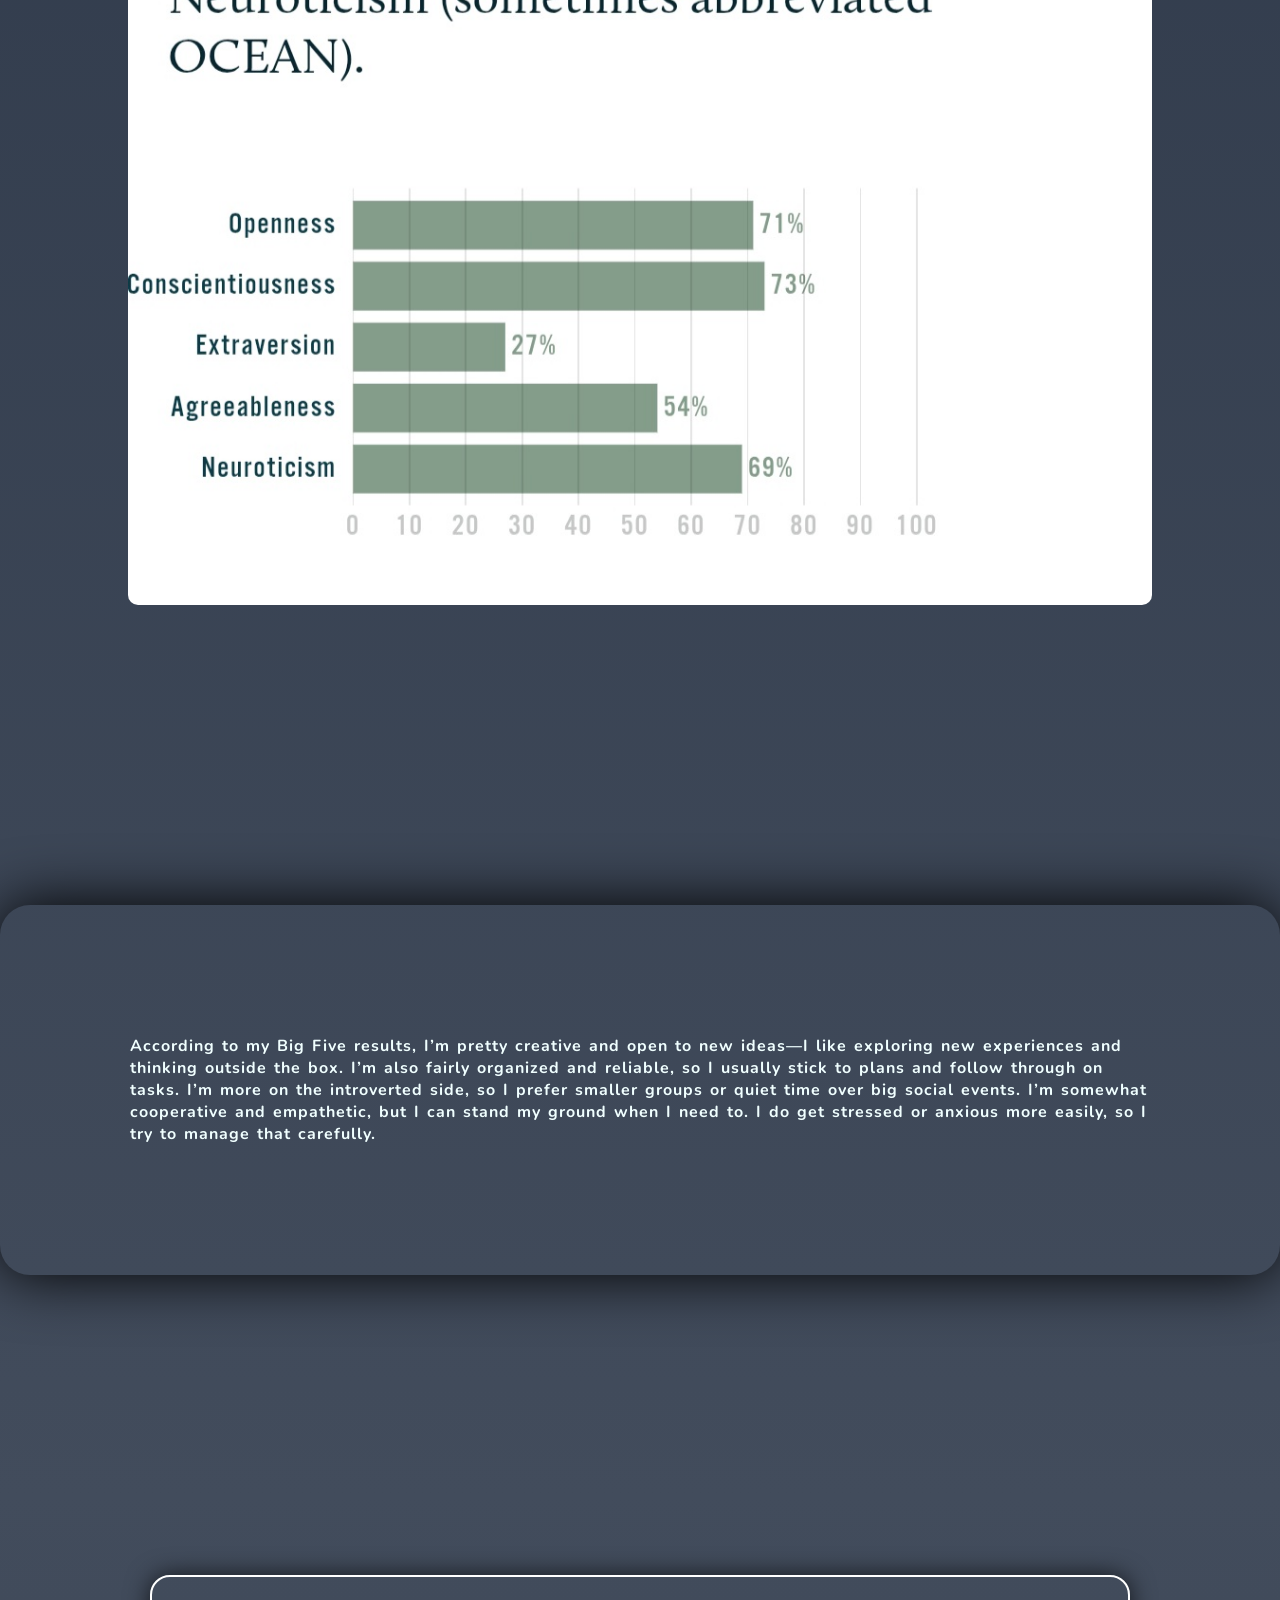
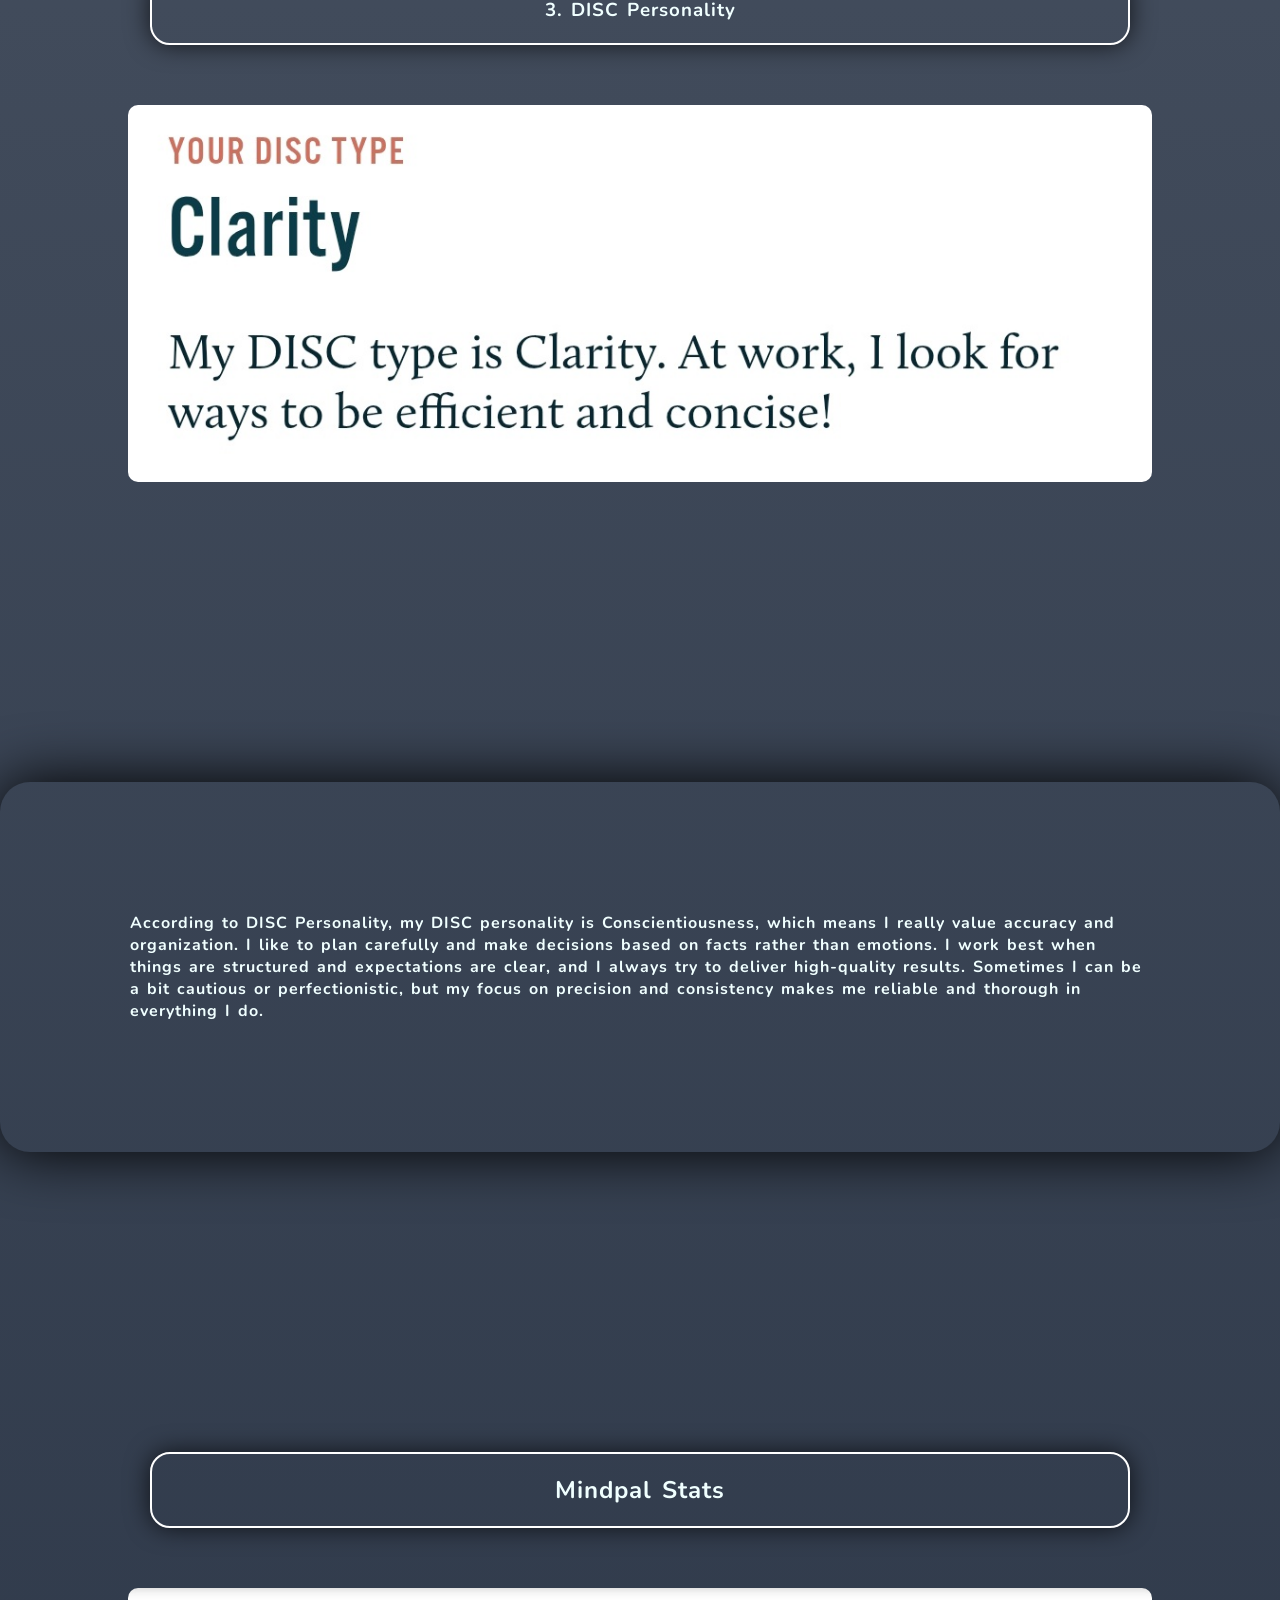
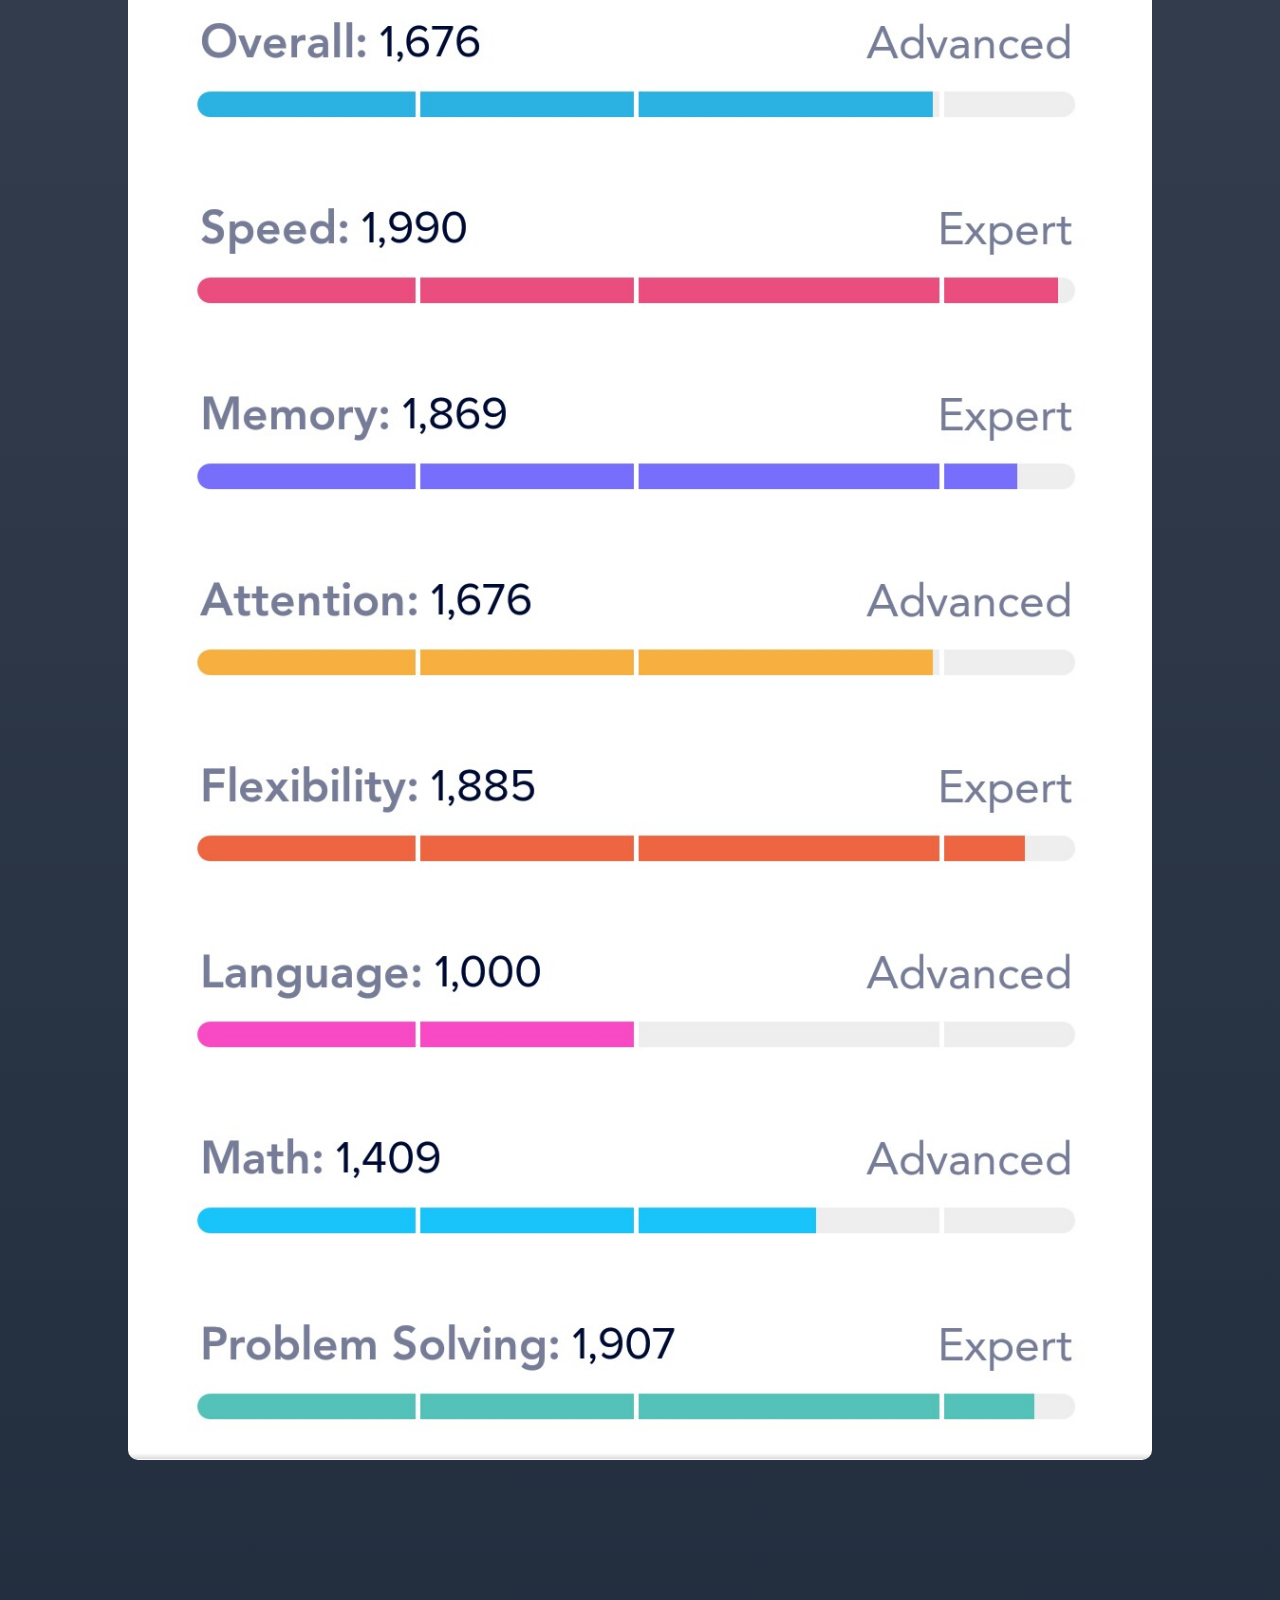
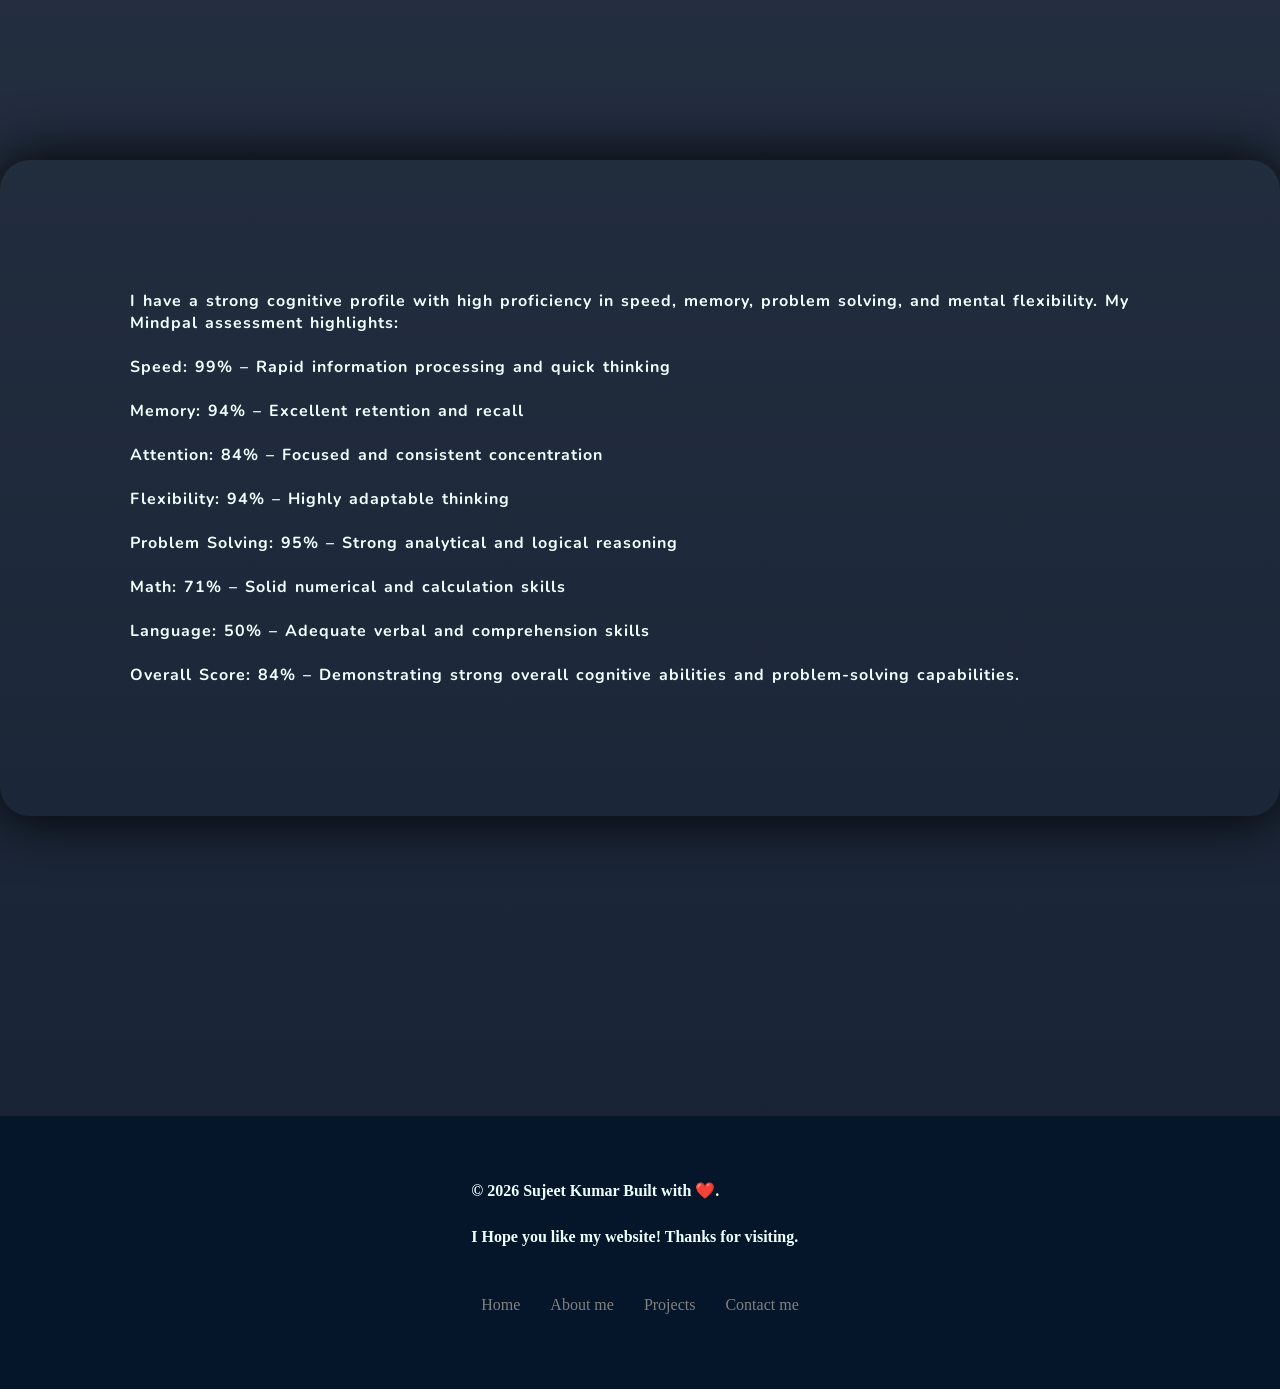
<file: learn.html>
<!DOCTYPE html>
<html lang="en">

<head>
  <meta charset="UTF-8">
  <meta name="viewport" content="width=device-width, initial-scale=1.0">
  <meta name="description" content="Personality overview page of my portfolio website describing my mindset, interests, work approach, and journey as a developer.">
  <title>Personality Overview | My Portfolio</title>

  <link rel="stylesheet" href="style.css">
  <link href="https://fonts.googleapis.com/css2?family=Nunito&display=swap" rel="stylesheet">
</head>

<body>

  <!-- Header / Navigation -->
  <header>
    <div class="navi">
      <nav>
        <a href="index.html">Home</a>
        <a href="about.html">About Me</a>
        <a href="projects.html">Projects</a>
        <a href="contact.html">Contact Me</a>
      </nav>
    </div>
  </header>

  <!-- Main Content -->
  <main>
    <article>

      <h1 class="head2">Personality Overview</h1>

      <!-- MBTI Section -->
      <section>
        <div class="middle-part">
          <h3 class="head">1. MBTI Personality</h3>

          <div class="image-container">
            <img src="mbti.jpg" alt="INTJ Logo" class="im1">
            <img src="personality-traits.jpg" alt="MBTI Traits Logo" class="im1">
          </div>

          <p>
            I have an INTJ-T Personality type (The Architect – Turbulent). I took the MBTI test many times and got this type.<br>
            INTJ-Ts are strategic thinkers who plan carefully before taking action. They enjoy solving complex problems and understanding how systems truly work.
            Their turbulent side makes them self-aware and constantly striving to improve. Independent, ambitious, and thoughtful, INTJ-Ts focus on long-term goals and personal growth above all.
          </p>
        </div>
      </section>

      <!-- OCEAN Section -->
      <section>
        <div class="middle-part">
          <h3 class="head">2. OCEAN Personality</h3>

          <div class="image-container">
            <img src="ocean.jpg" alt="OCEAN Traits" class="im2">
          </div>

          <p>
            According to my Big Five results, I’m pretty creative and open to new ideas—I like exploring new experiences and thinking outside the box.
            I’m also fairly organized and reliable, so I usually stick to plans and follow through on tasks. I’m more on the introverted side, so I prefer smaller groups or quiet time over big social events.
            I’m somewhat cooperative and empathetic, but I can stand my ground when I need to. I do get stressed or anxious more easily, so I try to manage that carefully.
          </p>
        </div>
      </section>

      <!-- DISC Section -->
      <section>
        <div class="middle-part">
          <h3 class="head">3. DISC Personality</h3>

          <div class="image-container">
            <img src="Disc.jpg" alt="DISC Traits" class="im2">
          </div>

          <p>
            According to DISC Personality, my DISC personality is Conscientiousness, which means I really value accuracy and organization. I like to plan carefully and make decisions based on facts rather than emotions.
            I work best when things are structured and expectations are clear, and I always try to deliver high-quality results. Sometimes I can be a bit cautious or perfectionistic,
            but my focus on precision and consistency makes me reliable and thorough in everything I do.
          </p>
        </div>
      </section>

      <!-- Mindpal Stats Section -->
      <section>
        <div class="middle-part">
          <h2 class="head">Mindpal Stats</h2>

          <div class="image-container">
            <img src="Mindpal.jpg" alt="Mindpal Stats" class="im2">
          </div>

          <p>
            I have a strong cognitive profile with high proficiency in speed, memory, problem solving, and mental flexibility. My Mindpal assessment highlights:<br><br>

            Speed: 99% – Rapid information processing and quick thinking<br><br>
            Memory: 94% – Excellent retention and recall<br><br>
            Attention: 84% – Focused and consistent concentration<br><br>
            Flexibility: 94% – Highly adaptable thinking<br><br>
            Problem Solving: 95% – Strong analytical and logical reasoning<br><br>
            Math: 71% – Solid numerical and calculation skills<br><br>
            Language: 50% – Adequate verbal and comprehension skills<br><br>
            Overall Score: 84% – Demonstrating strong overall cognitive abilities and problem-solving capabilities.
          </p>
        </div>
      </section>

    </article>
  </main>

  <!-- Footer -->
  <div class="foot">
    <footer>
      <p class="msg"> © 2026 Sujeet Kumar Built with ❤️. </p> <br>
      <p class="msg"> I Hope you like my website! Thanks for visiting.</p>
       <div class="na">
       <a href="index.html" class="pad">Home</a>
       <a href="about.html" class="pad">About me</a>
       <a href="projects.html" class="pad">Projects</a>
       <a href="contact.html" class="pad">Contact me</a>
      </div>
  </footer>
  </div>

</body>
</html>
</file>
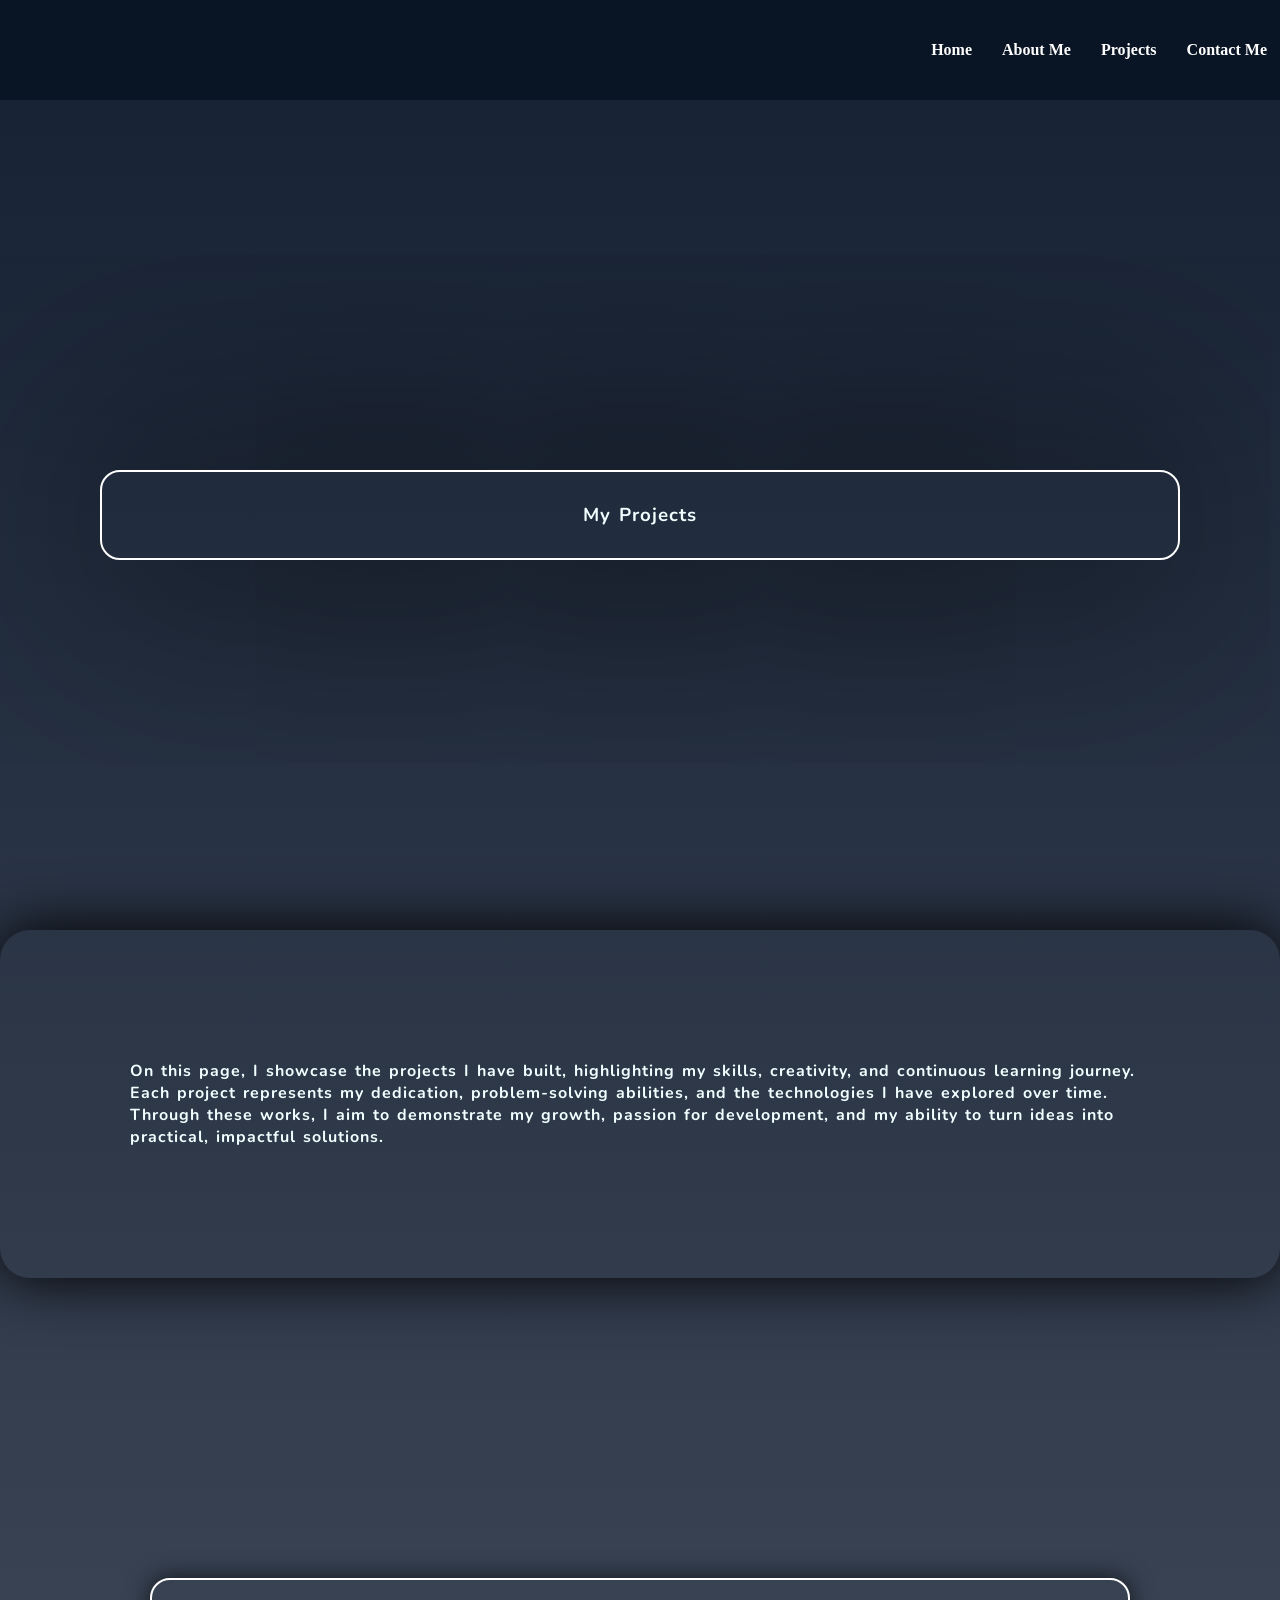
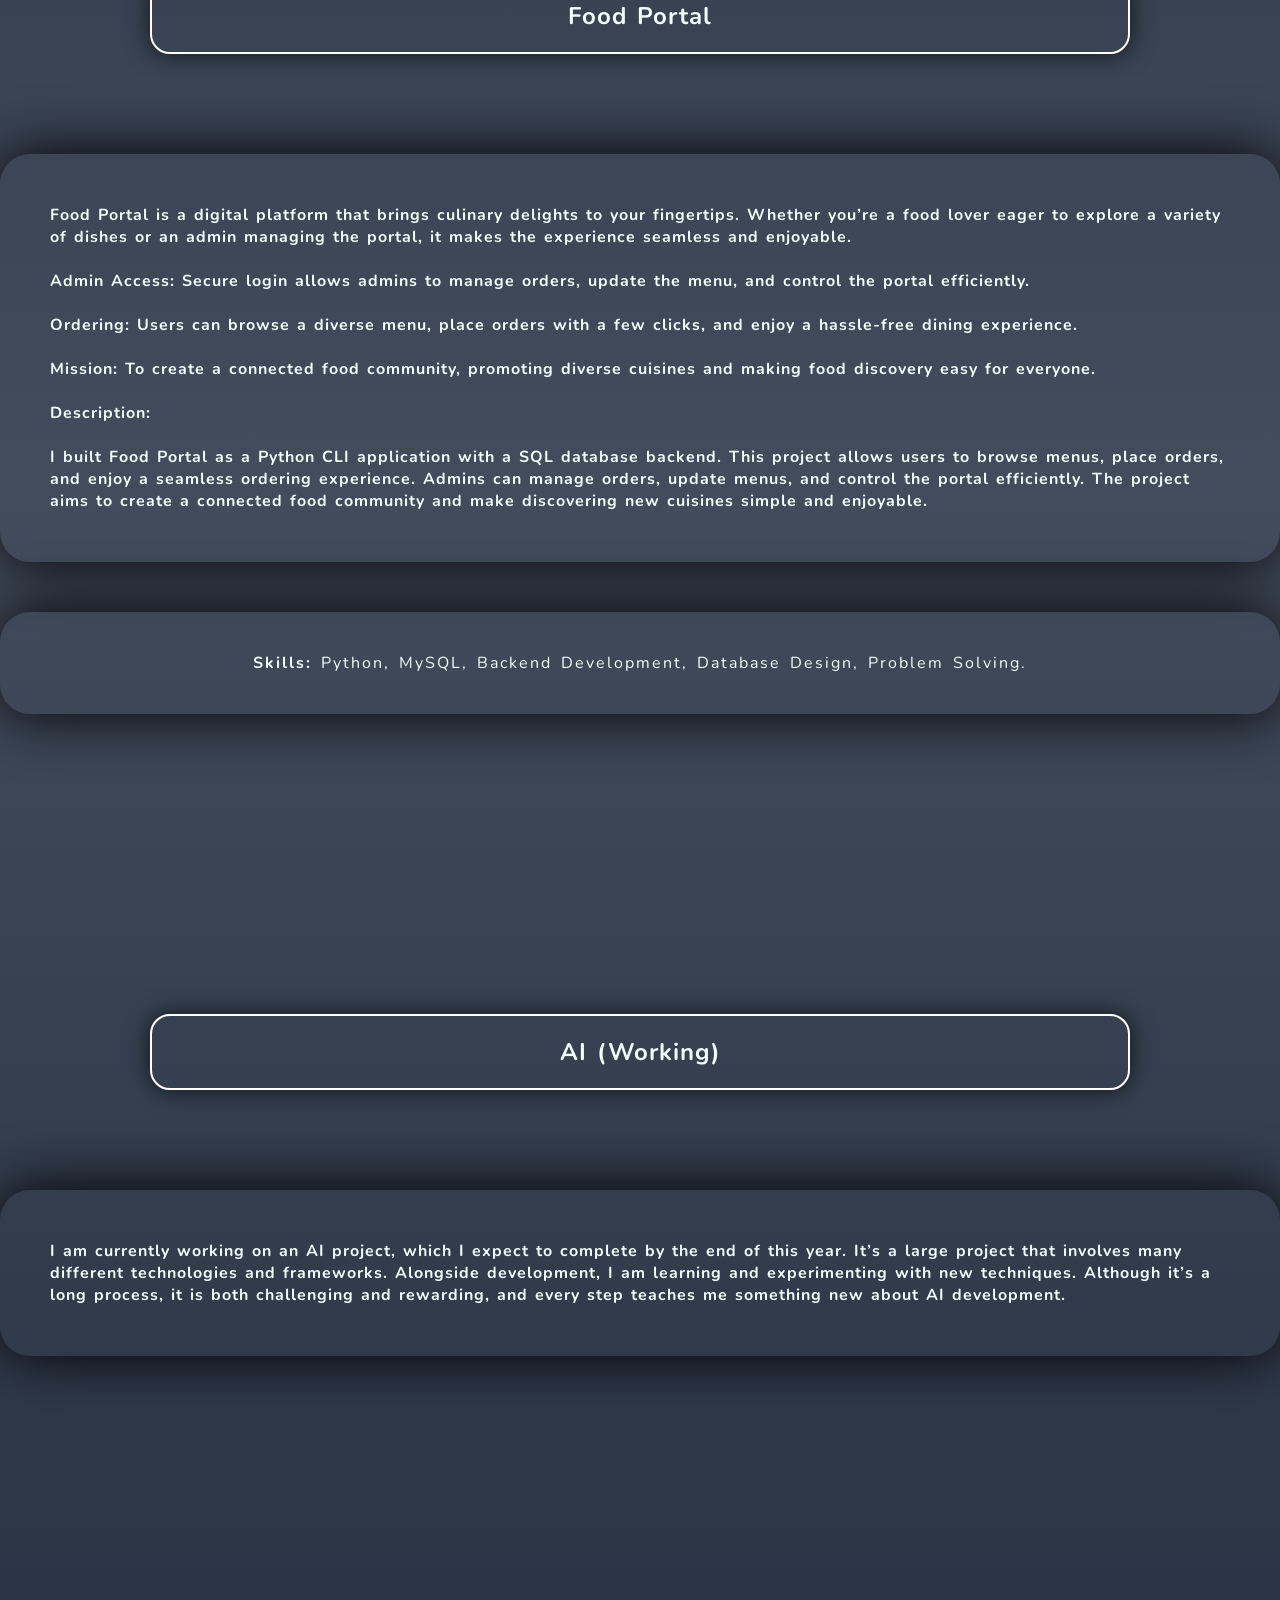
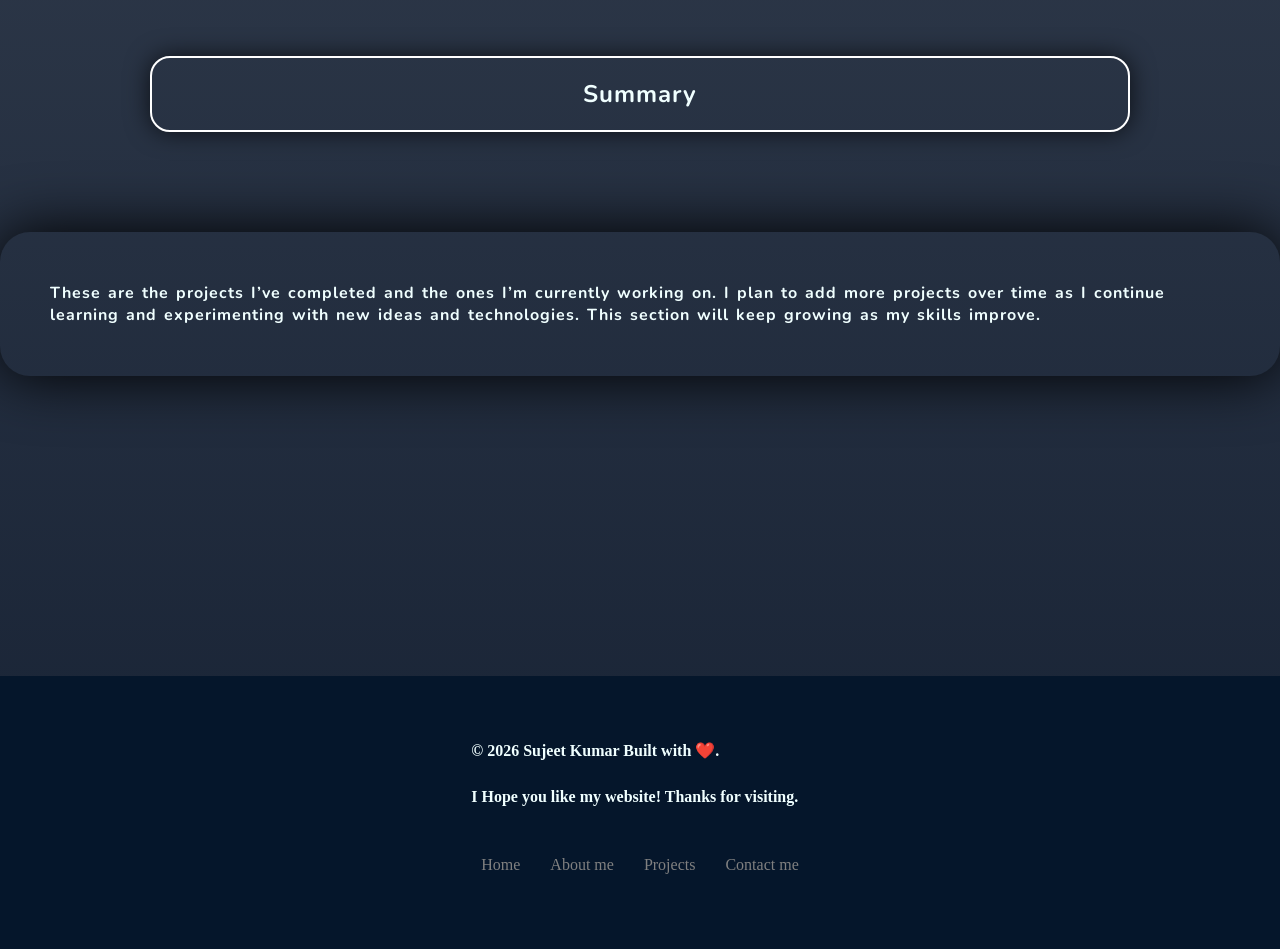
<file: projects.html>
<!DOCTYPE html>
<html lang="en">

<head>
  <meta charset="UTF-8">
  <meta name="viewport" content="width=device-width, initial-scale=1.0">
  <meta name="description" content="Projects page of my portfolio website showcasing my developed projects built using Python, Mysql, Html/Css and more modern technologies.">
  <title>Projects | My Portfolio</title>

  <link rel="stylesheet" href="style.css">
  <link href="https://fonts.googleapis.com/css2?family=Nunito&display=swap" rel="stylesheet">
</head>

<body>

  <!-- Navigation -->
  <header>
    <div class="navi">
      <nav>
        <a href="index.html">Home</a>
        <a href="about.html">About Me</a>
        <a href="projects.html">Projects</a>
        <a href="contact.html">Contact Me</a>
      </nav>
    </div>
  </header>

  <!-- Main Content -->
  <main>

    <article>

      <!-- Projects Introduction -->
      <section>
        <div class="middle-part">
          <h1 class="head2">My Projects</h1>

          <p>
            On this page, I showcase the projects I have built, highlighting my skills, creativity, and continuous learning journey. Each project represents my dedication, problem-solving abilities, and the technologies I have explored over time. Through these works, I aim to demonstrate my growth, passion for development, and my ability to turn ideas into practical, impactful solutions.
          </p>
        </div>
      </section>

      <!-- Project 1 -->
      <section>
        <div class="project">
          <h2 class="head">Food Portal</h2>

          <p class="par">
            Food Portal is a digital platform that brings culinary delights to your fingertips. Whether you’re a food lover eager to explore a variety of dishes or an admin managing the portal, it makes the experience seamless and enjoyable.
            <br><br>

            Admin Access: Secure login allows admins to manage orders, update the menu, and control the portal efficiently.
            <br><br>

            Ordering: Users can browse a diverse menu, place orders with a few clicks, and enjoy a hassle-free dining experience.
            <br><br>

            Mission: To create a connected food community, promoting diverse cuisines and making food discovery easy for everyone.
            <br><br>

            <strong>Description:</strong><br><br>

            I built Food Portal as a Python CLI application with a SQL database backend. This project allows users to browse menus, place orders, and enjoy a seamless ordering experience. Admins can manage orders, update menus, and control the portal efficiently. The project aims to create a connected food community and make discovering new cuisines simple and enjoyable.
          </p>

          <p class="cod">
            <strong>Skills:</strong> Python, MySQL, Backend Development, Database Design, Problem Solving.
          </p>
        </div>
      </section>

      <!-- Project 2 -->
      <section>
        <div class="project">
          <h2 class="head">AI (Working)</h2>

          <p class="par">
            I am currently working on an AI project, which I expect to complete by the end of this year. It’s a large project that involves many different technologies and frameworks. Alongside development, I am learning and experimenting with new techniques. Although it’s a long process, it is both challenging and rewarding, and every step teaches me something new about AI development.
          </p>
        </div>
      </section>

      <!-- Summary -->
      <section>
        <div class="project">
          <h2 class="head">Summary</h2>

          <p class="par">
            These are the projects I’ve completed and the ones I’m currently working on. I plan to add more projects over time as I continue learning and experimenting with new ideas and technologies. This section will keep growing as my skills improve.
          </p>
        </div>
      </section>

    </article>

  </main>

    <!--footer-->
  <div class="foot">
  <footer>
    <p class="msg"> © 2026 Sujeet Kumar Built with ❤️. </p> <br>
    <p class="msg"> I Hope you like my website! Thanks for visiting.</p>
    <div class="na">
      <a href="index.html" class="pad">Home</a>
      <a href="about.html" class="pad">About me</a>
      <a href="projects.html" class="pad">Projects</a>
      <a href="contact.html" class="pad">Contact me</a>
    </div>
  </footer>
  </div>
  
</body>
</html>
</file>
<file: style.css>
* {
  margin: 0;
  padding: 0;
  box-sizing: border-box;
}


body {
  background: linear-gradient(to bottom,#162133,#424c5c,#162133);
  color: azure;
  min-height: 100vh;
}

article{
  letter-spacing: 1px;
  word-spacing: 2px;
}

section{
  font-family: Nunito,"Helvetica Neue", Arial, sans-serif;
}

/*index.html*/

.navi {
  display: flex;
  background-color: #091424;
  width: 100%;
  height: 60px;
  display: flex;
  justify-content: center;
  align-items: center;
}

nav a{
  padding: 13px;
  text-decoration: none;
  font-weight: bold;
  color: white;
}

nav a:hover {
  color: #4da6ff;
  transition: 0.3s;
}


#hi{
  margin-top: 150px;
  text-align: center;
}

#para{
  text-align: center;
}


.middle-part p {
  padding: 50px;
  margin: 100px 0px; 
  border: 0px solid black;
  box-shadow: 0 0 60px rgba(0,0,0,1);
  font-weight: bold;
  border-radius: 30px;
}

.head{
  box-shadow: 0 0 25px rgba(0,0,0,0.7);
  margin: 60px;
  padding: 20px;
  border-radius: 20px;
  border: 2px solid white;
  text-align: center;
}

/*Images*/

.image-container{
  display: flex;             
  justify-content: center;   
  align-items: center;       
  flex-wrap: wrap;           
  gap: 70px;
}

.image-container .im{
  width: 20%;
  mix-blend-mode: multiply;
}


.image-container .im1{
  width: 40%;
  border-radius: 10px;
}

.image-container .im2{
  width: 80%;
  border-radius: 10px;
}

.image-container .pic{
  width: 50%;
  border-radius: 100%;
  margin-top: 200px;
}
/* footer */

.foot{
  display: flex;
  justify-content: center;
  align-items: center;
  background-color: #05162b;
  padding: 60px;
  margin-top: 150px;
}

.msg{
  font-weight: bold;
  padding: 5px;
}


.na{
  display: flex;
  flex-direction: row;
}

.pad{
  margin-top: 30px;
  padding: 15px;
  text-decoration: none;
  color: grey;
}

/*about page*/

.container {
  margin: 5px;
}

.introduction-about{
  box-shadow: 0 0 25px rgba(0,0,0,0.7);
  padding: 20px;
  text-align: center;
  margin-top: 130px;
  border-radius: 20px;
  border: 2px solid white;
  margin-left: 40px; 
  margin-right: 40px; 
}

.lea{
  text-decoration: none;
  color: blue;
}

.head1 {
  box-shadow: 0 0 50px rgba(0,0,0,0.7);
  padding: 20px;
  text-align: center;
  margin-top: 150px;
  margin-bottom: 150px;
  border-radius: 20px;
  border: 2px solid white;
  margin-left: 40px; 
  margin-right: 40px; 
}

.container p {
  box-shadow: 0 0 60px rgba(0,0,0,1);
  padding: 50px;
  text-align: center;
  font-weight: bold;
  border-radius: 30px;
}

.head2{
  box-shadow: 0 0 1000px rgba(0,0,0,1);
  padding: 30px;
  text-align: center;
  margin-top: 370px;
  margin-bottom: 370px;
  border-radius: 20px;
  border: 2px solid white;
}

#skills{
  display: flex;
  flex-wrap: wrap;
  gap: 20px;
  justify-content: center;
  padding: 20px;
  align-items: center;
}

.card{
  border-radius: 8px;
  padding: 20px;
  min-width: 150px;
  text-align: center;
  box-shadow: 0 0 25px rgba(0,0,0,0.7);
  flex: 1 1 150px;
}

.skil{
  font-size: 18px;
  margin: 0;
}

/* Projects */

.project {
  margin: 300px 0px;
}

.par {
  padding: 50px;
  margin-top: 100px;
  margin-bottom: 50px;
  border: 0px solid black;
  box-shadow: 0 0 60px rgba(0,0,0,1);
  font-weight: bold;
  border-radius: 30px;
}

.cod{
  text-align: center;
  border-radius: 30px;
  padding: 40px;
  box-shadow: 0 0 60px rgba(0,0,0,1);
  letter-spacing: 2px;
  word-spacing: 3px;
}



/* contact */

.form{
  width: 100%;
  height: 1300px;
  border: none;
  border-radius: 30px;
  border: 2px solid white;
  padding: 25px;
}

#insta{
  display: flex;
  flex-direction: row;
  flex-wrap: wrap;
  justify-content: center;
  align-items: center;
}

#fol{
  margin-top: 15px;
  text-align: center;
  color: azure;
  border: 3px solid white;
  box-shadow: 0 0 25px rgba(0,0,0,0.7);
  border-radius: 30px;
  margin-bottom: 15px;
  font-weight: bold;
  text-decoration: none;
  padding: 30px;
}

#pa{
  border: 3px solid white;
  box-shadow: 0 0 25px rgba(0,0,0,1);
  border-radius: 35px;
  margin-bottom: 20px;
  font-weight: bold;
  padding: 30px;
}


/*Responsive*/


@media (min-width: 769px) and (max-width: 1280px) {
  .navi{
    justify-content: flex-end;
    height: 100px;
  }
  .middle-part p{
    padding: 130px;
    margin: 300px 0px;
  }
  .head{
    margin-left: 150px;
    margin-right: 150px;
  }
  .head2{
    margin-left: 100px;
    margin-right: 100px;
  }
  .introduction-about{
    margin-left: 200px;
    margin-right: 200px;
  }
  .container p{
    padding: 130px;
    margin-top: 300px;
  }
  .head1{
    margin-left: 160px;
    margin-right: 160px;
  }
  .image-container{
    gap: 200px;
  }
}
</file>
